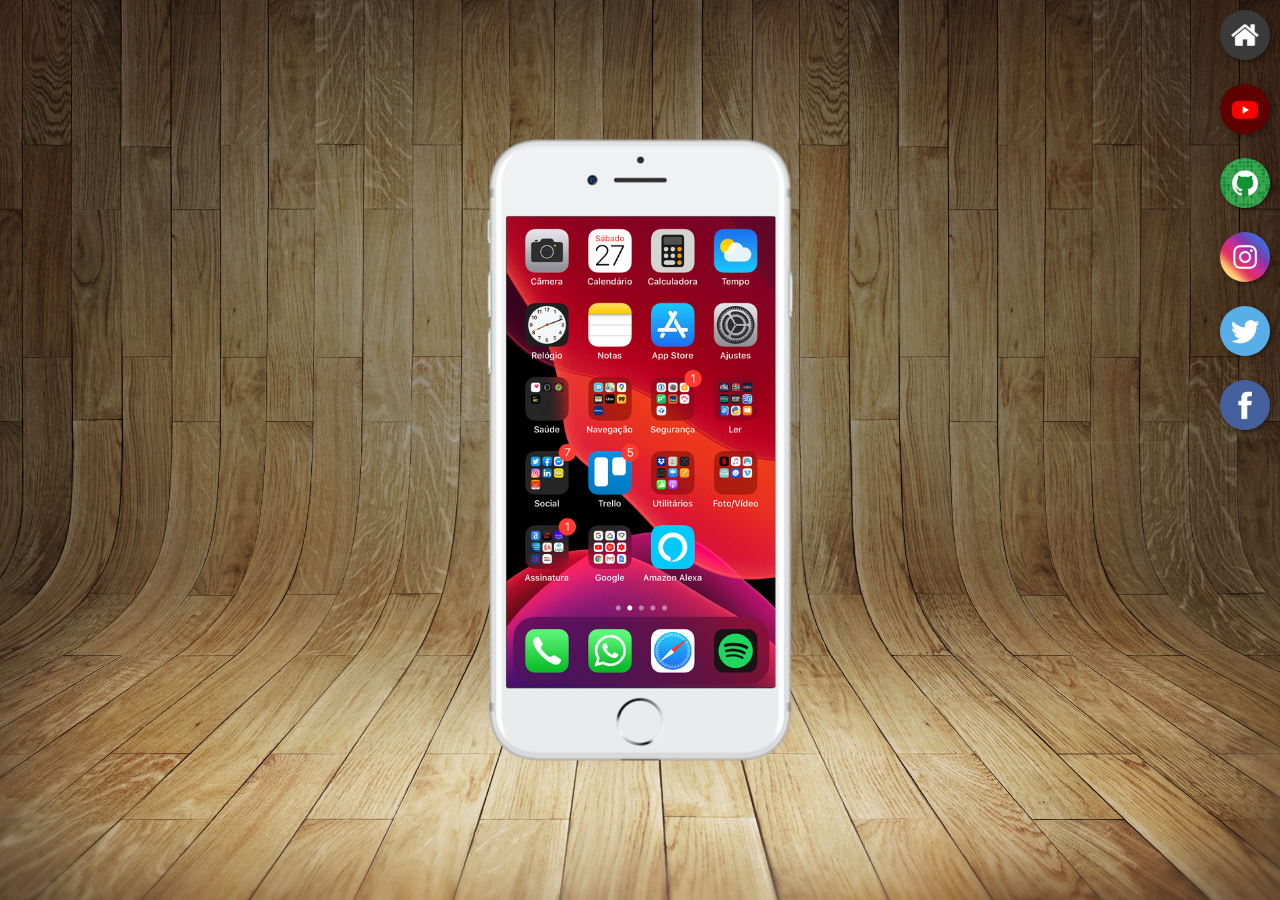
<file: index.html>
<!DOCTYPE html>
<html lang="pt-br">
<head>
    <meta charset="UTF-8">
    <meta name="viewport" content="width=device-width, initial-scale=1.0">
    <link rel="shortcut icon" href="favicon.ico" type="image/x-icon">
    <link rel="stylesheet" href="estilos/style.css">
    <title>Projeto Redes Sociais</title>
</head>
<body>
    <main>
        <section id="telefone">
            <iframe src="home.html" name="tela" id="tela" frameborder="0">
                Seu navegador não é compativel.
            </iframe>
        </section>
        <section id="redes-sociais">
            <a href="home.html" target="tela"><img src="imagens/logo-home.jpg" alt="Home"></a><br>
            <a href="youtube.html" target="tela"><img src="imagens/logo-youtube.jpg" alt="YouTube"></a><br>
            <a href="github.html" target="tela"><img src="imagens/logo-github.jpg" alt="GitHub"></a><br>
            <a href="instagram.html" target="tela"><img src="imagens/logo-instagram.jpg" alt="Instagram"></a><br>
            <a href="twitter.html" target="tela"><img src="imagens/logo-twitter.jpg" alt="twitter"></a><br>
            <a href="facebook.html" target="tela"><img src="imagens/logo-facebook.jpg" alt="Facebook"></a>
        </section>
    </main>  
</body>
</html>
</file>
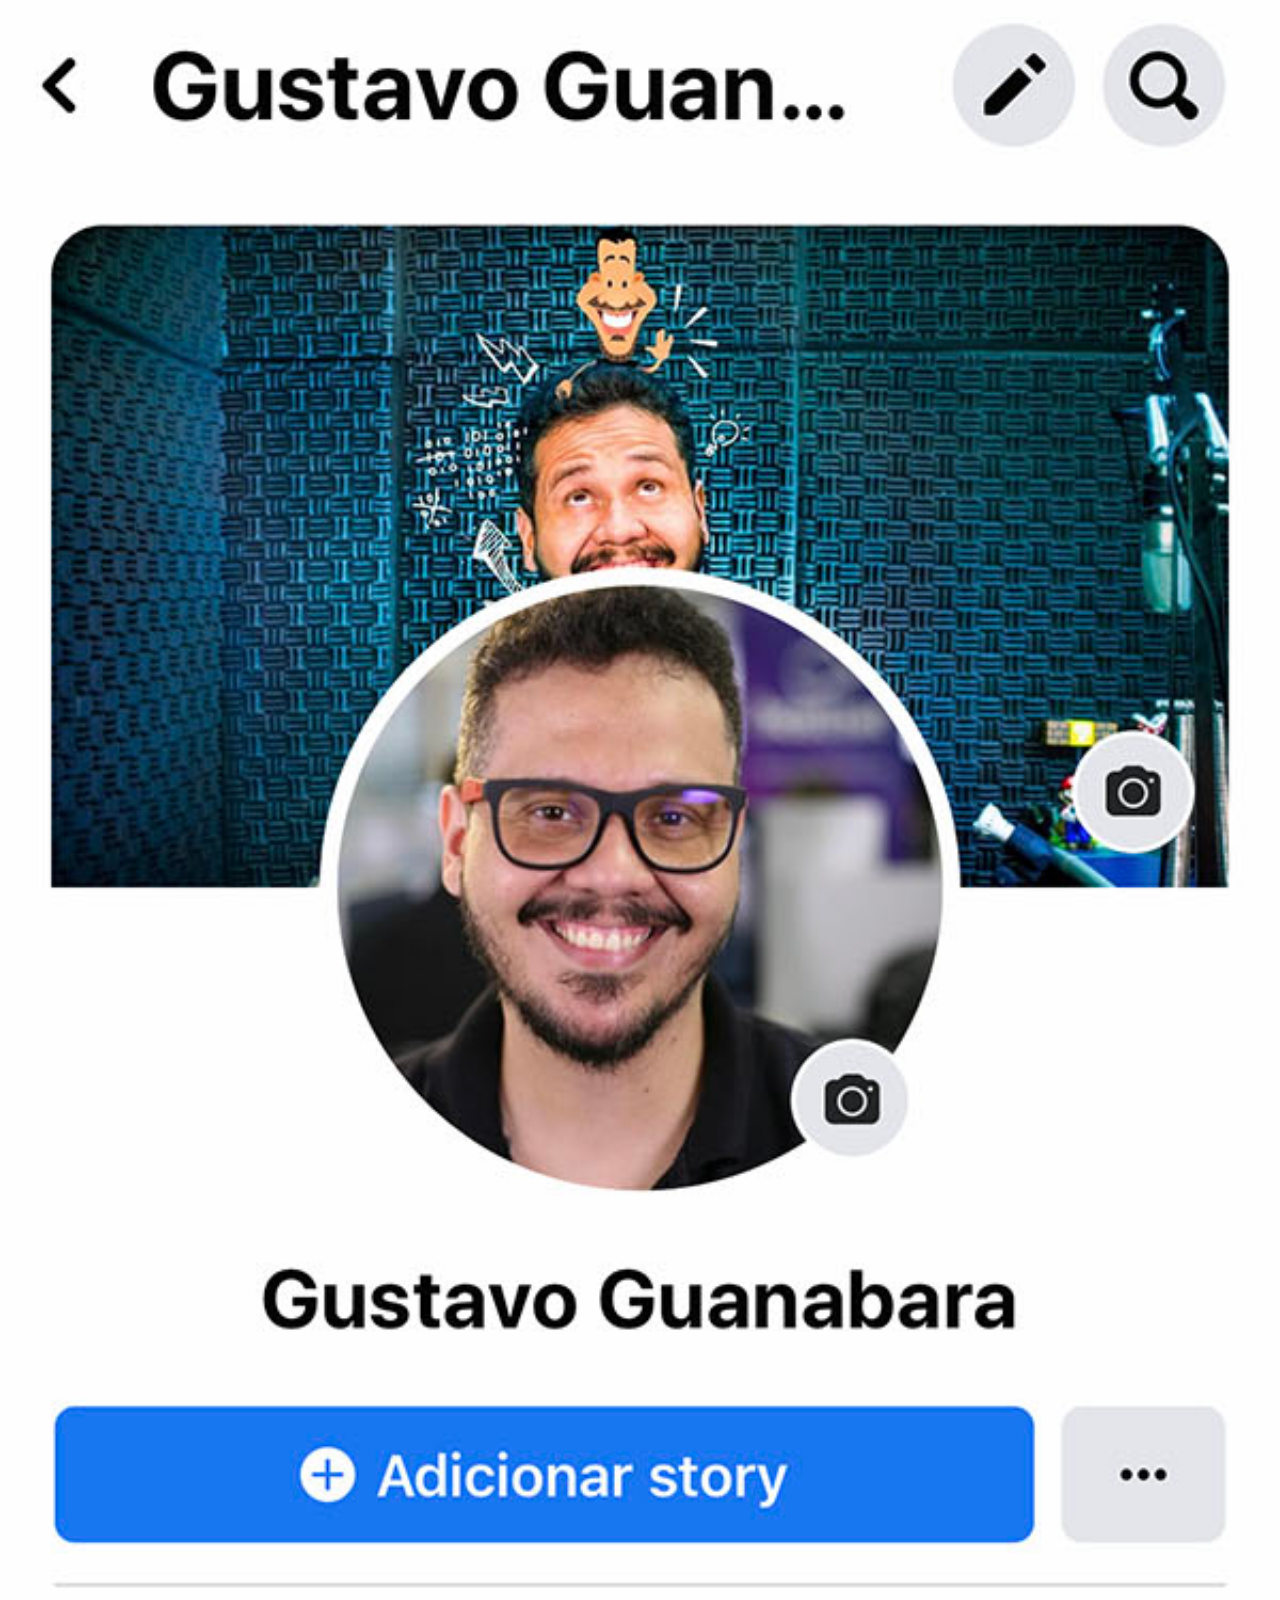
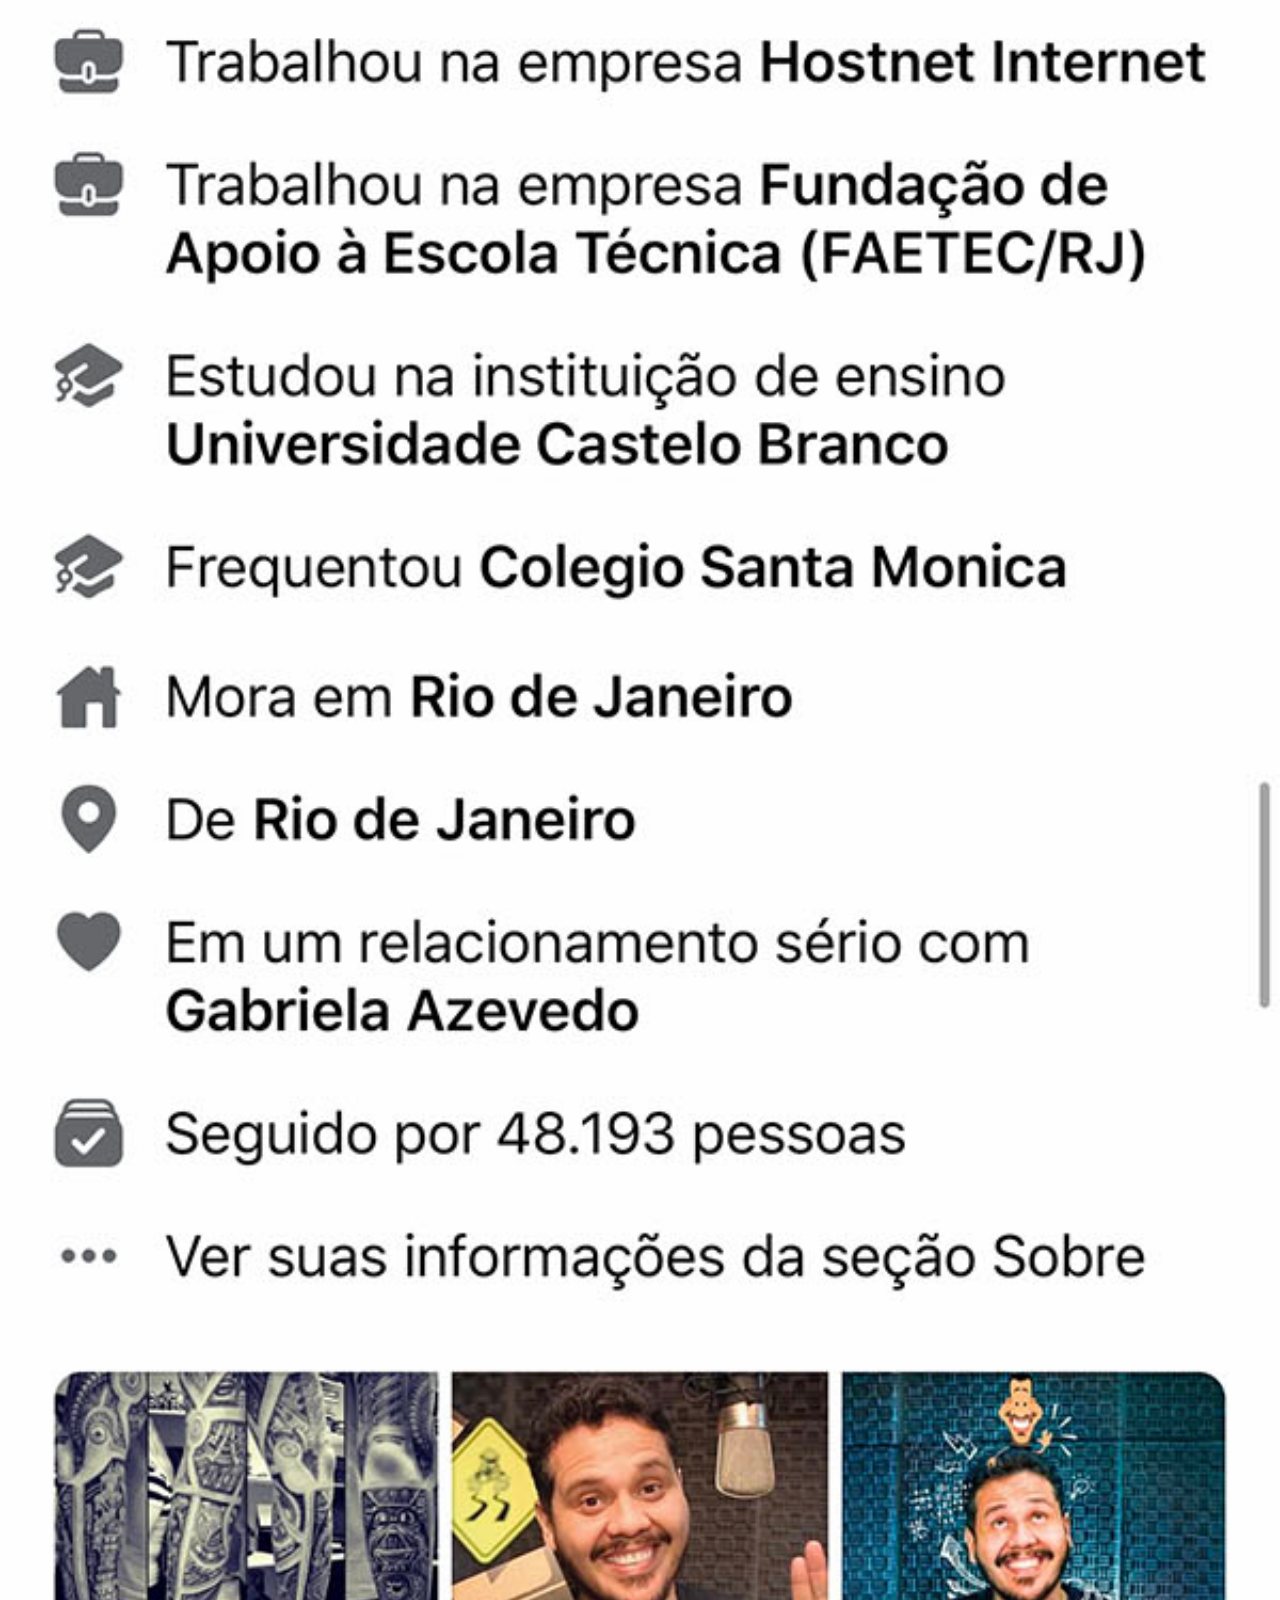
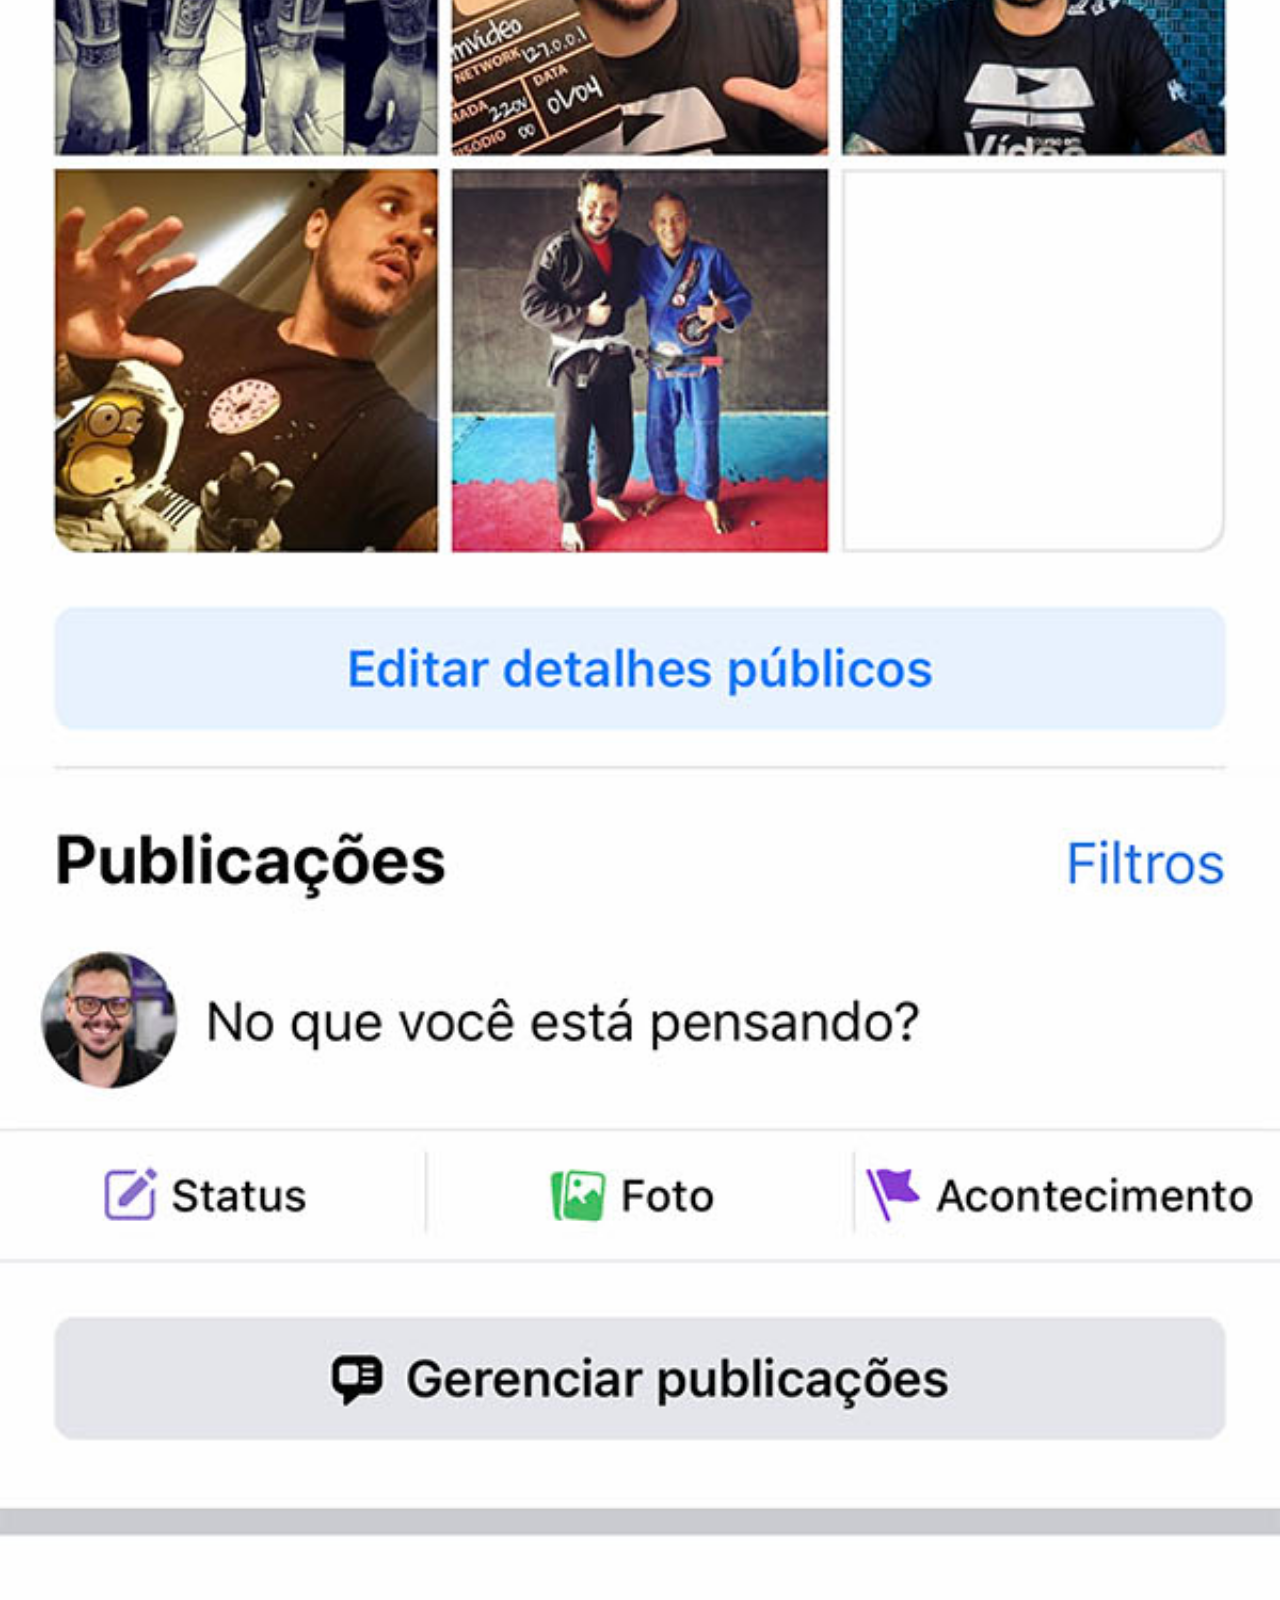
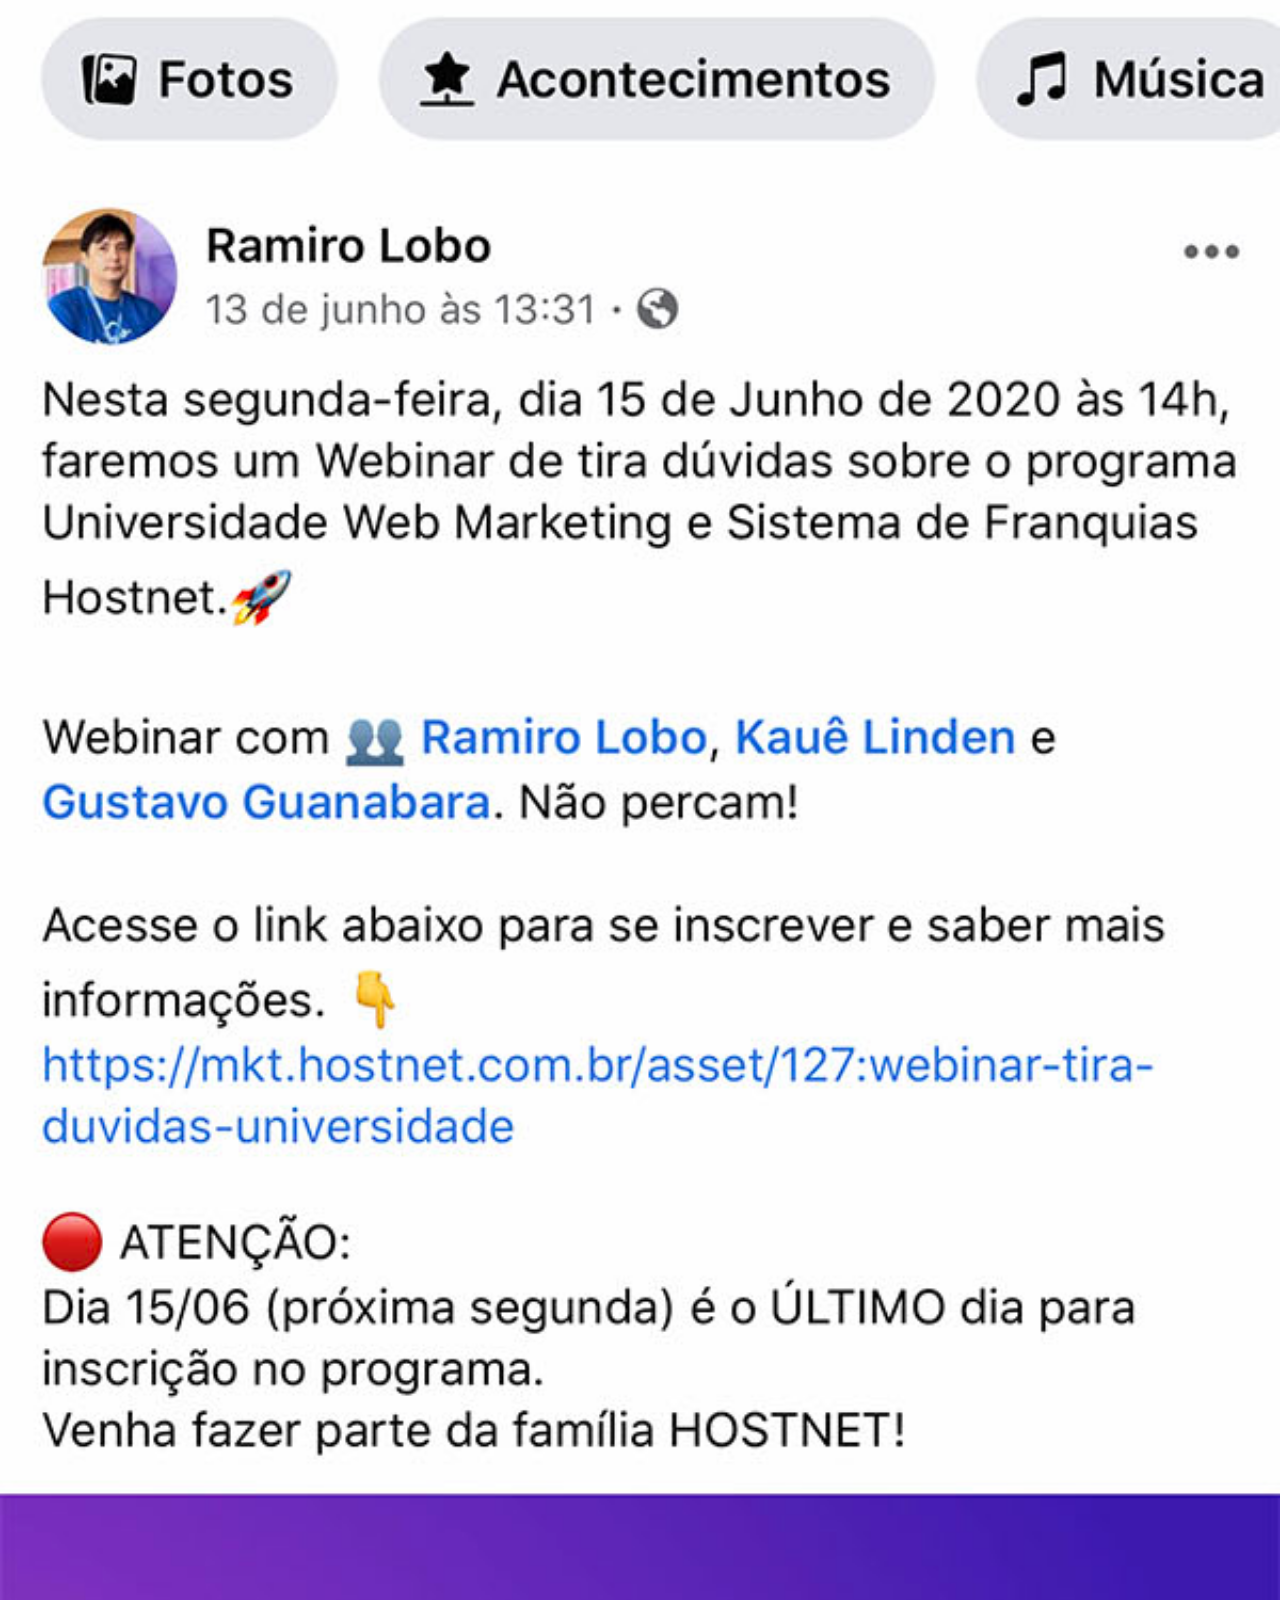
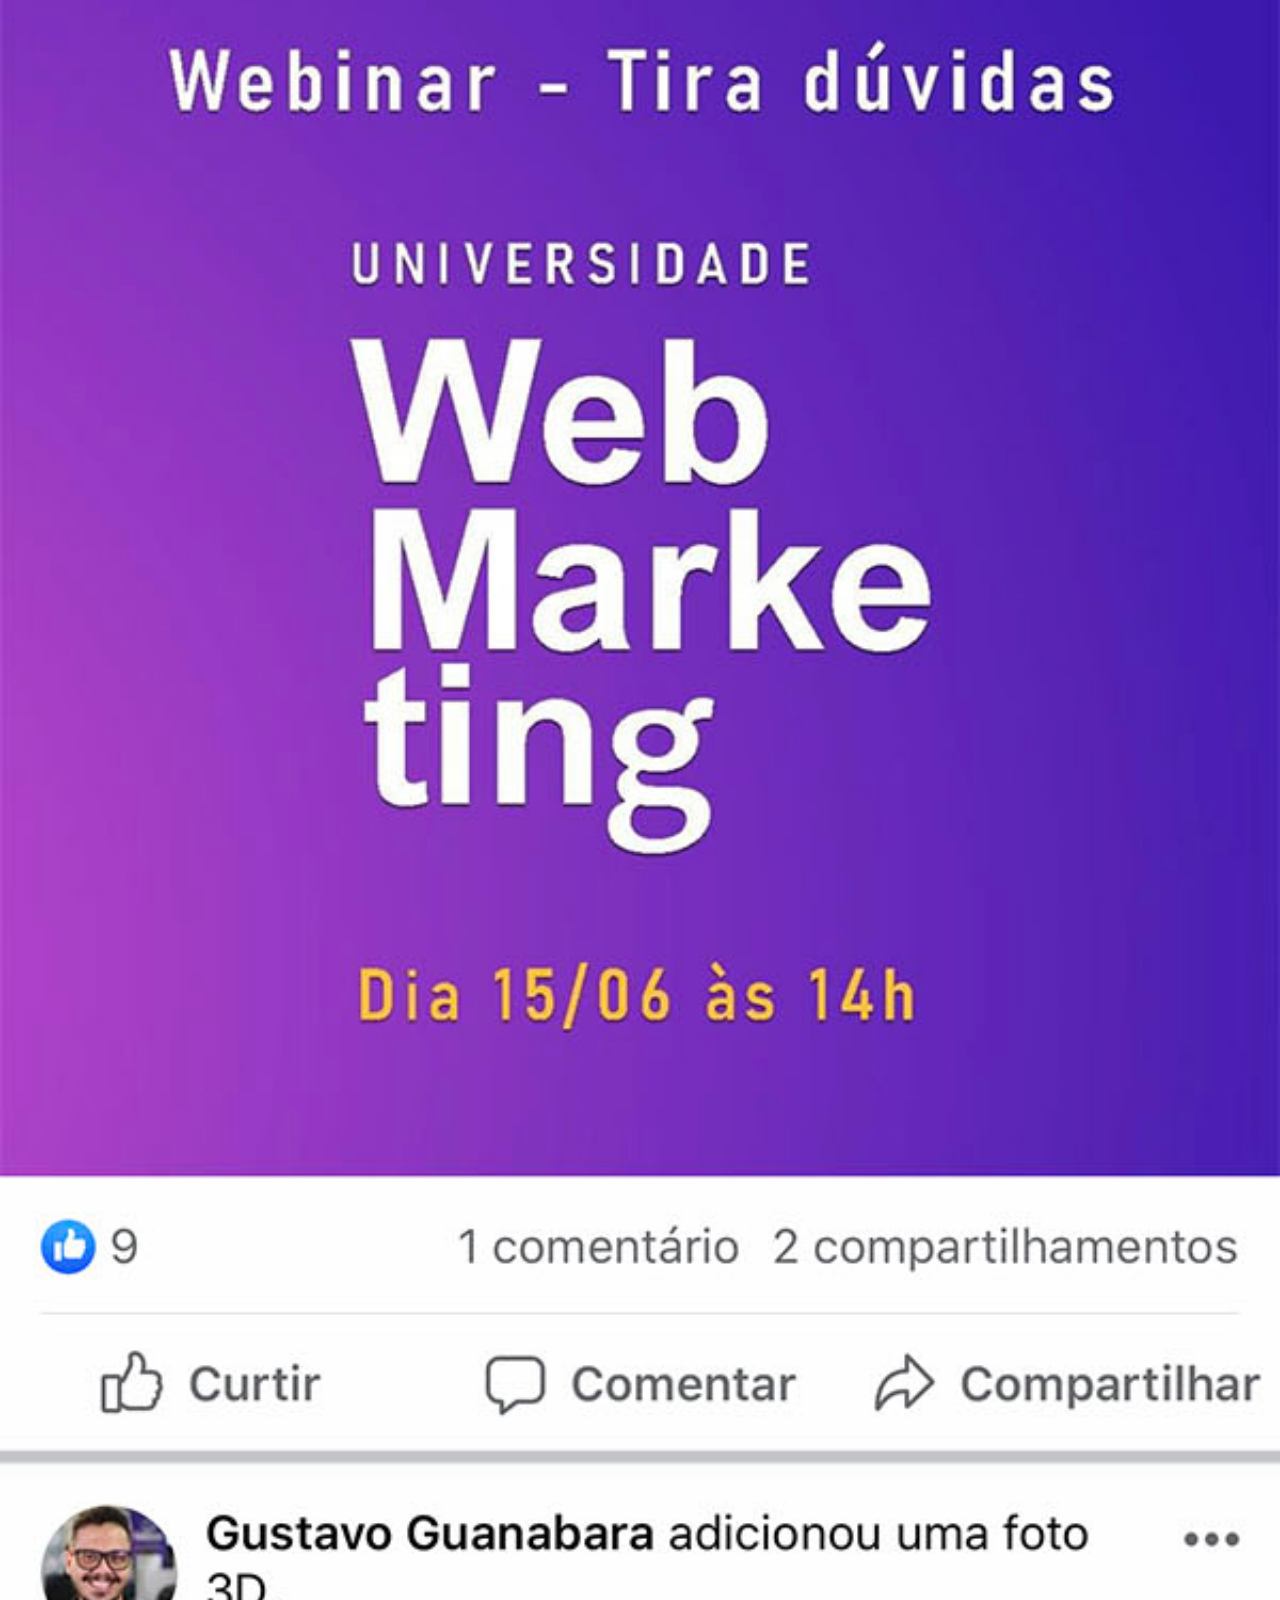
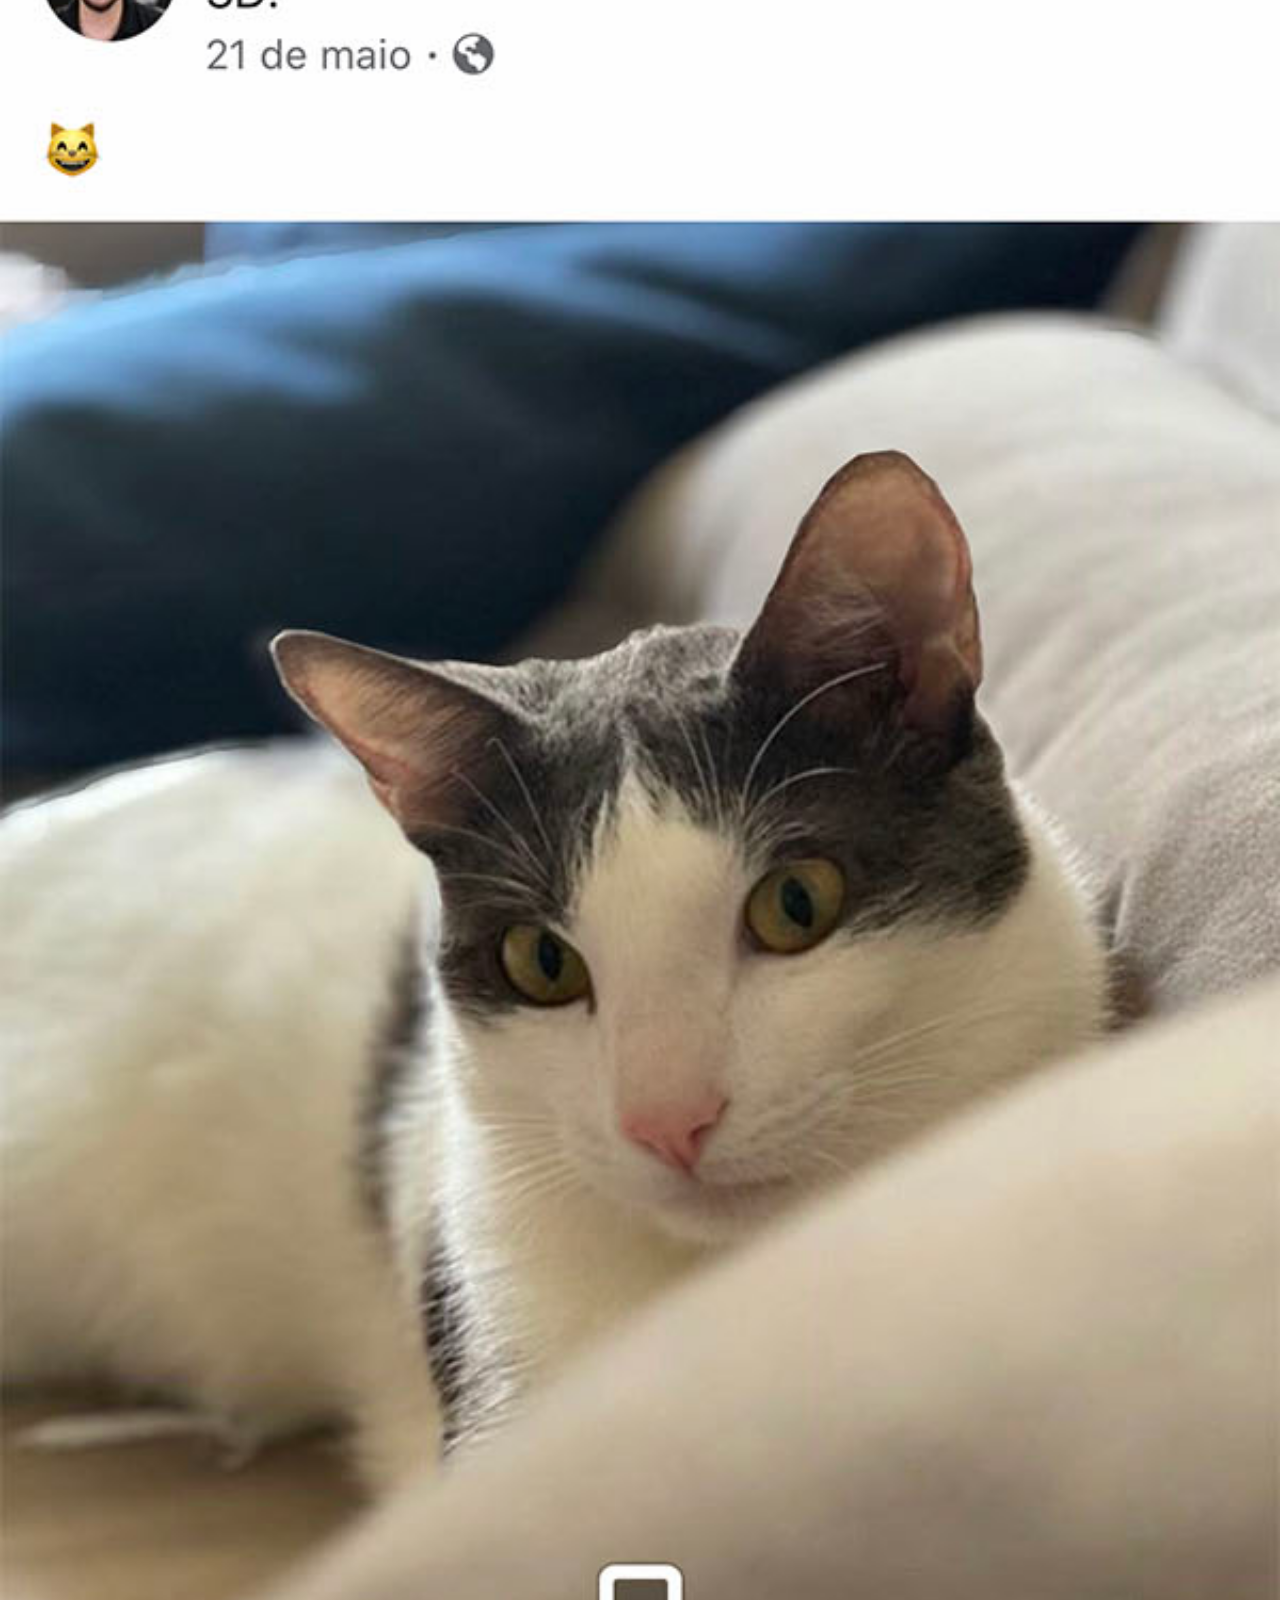
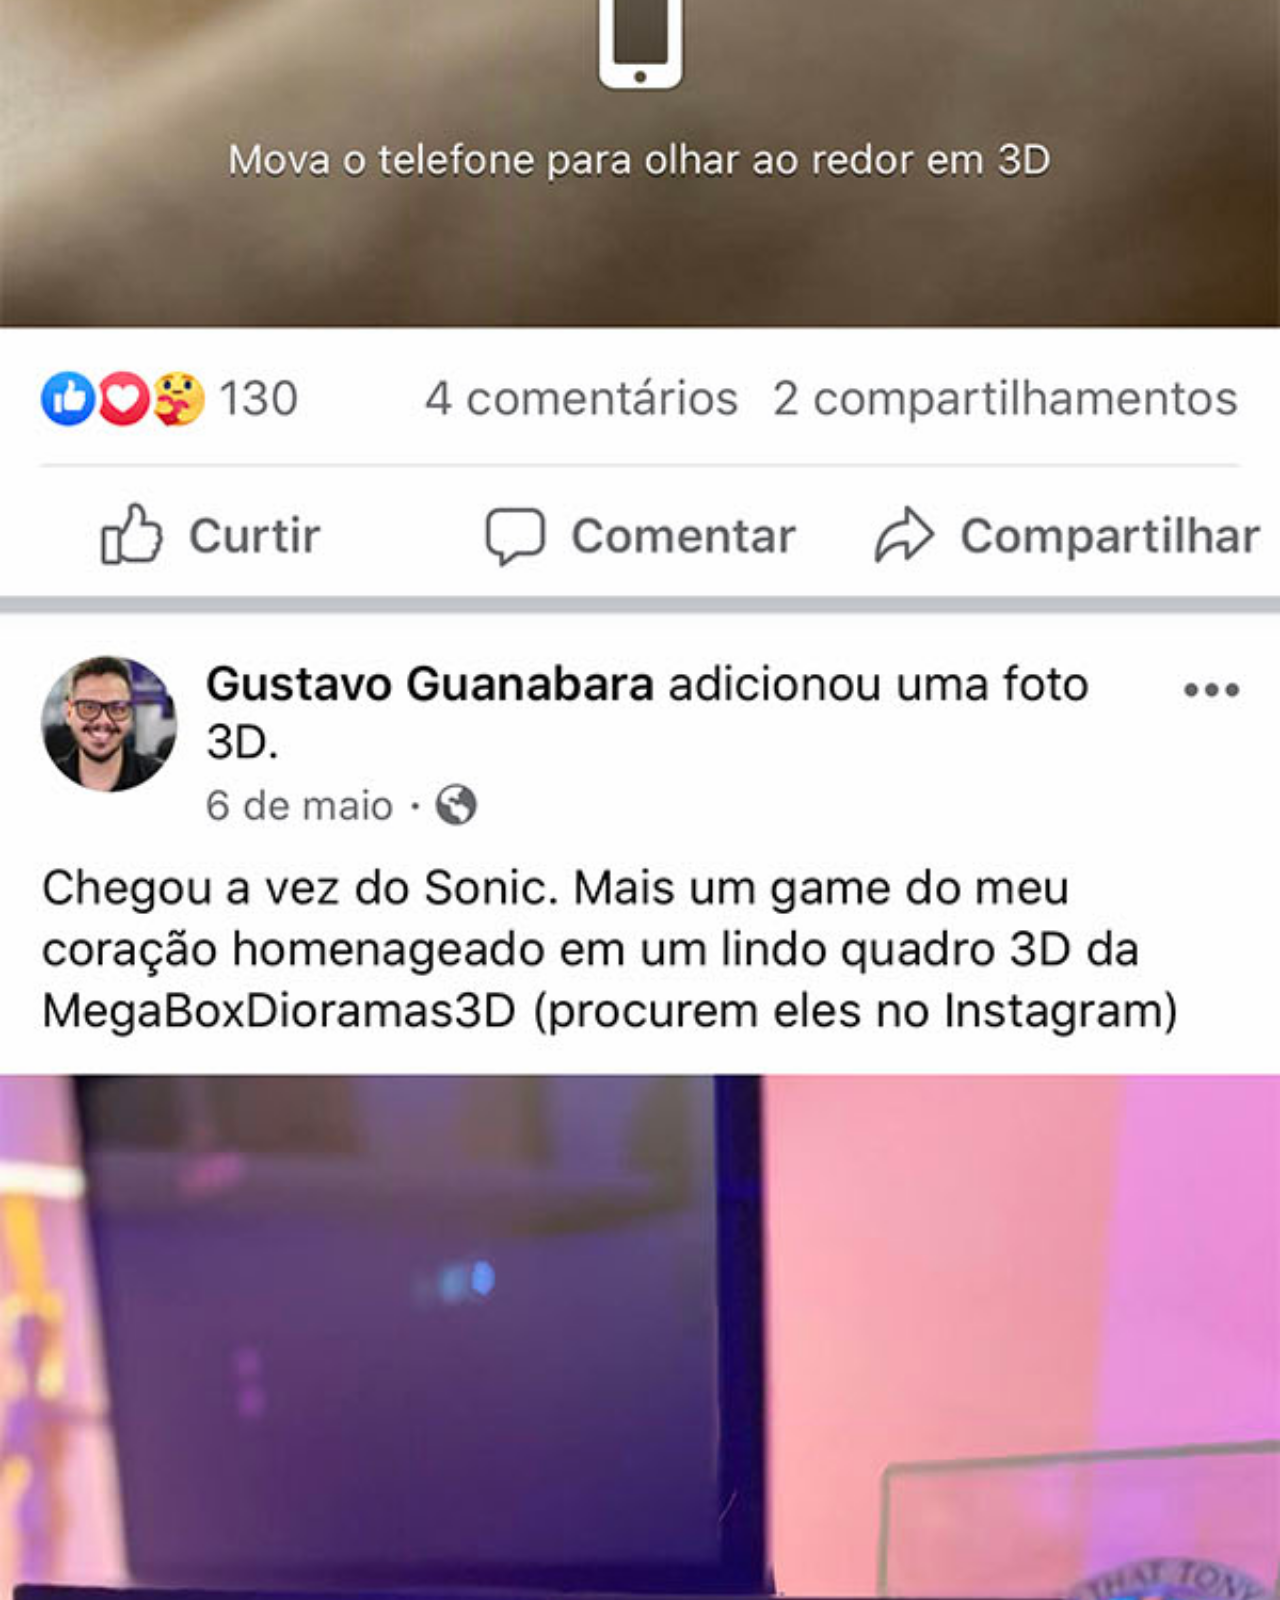
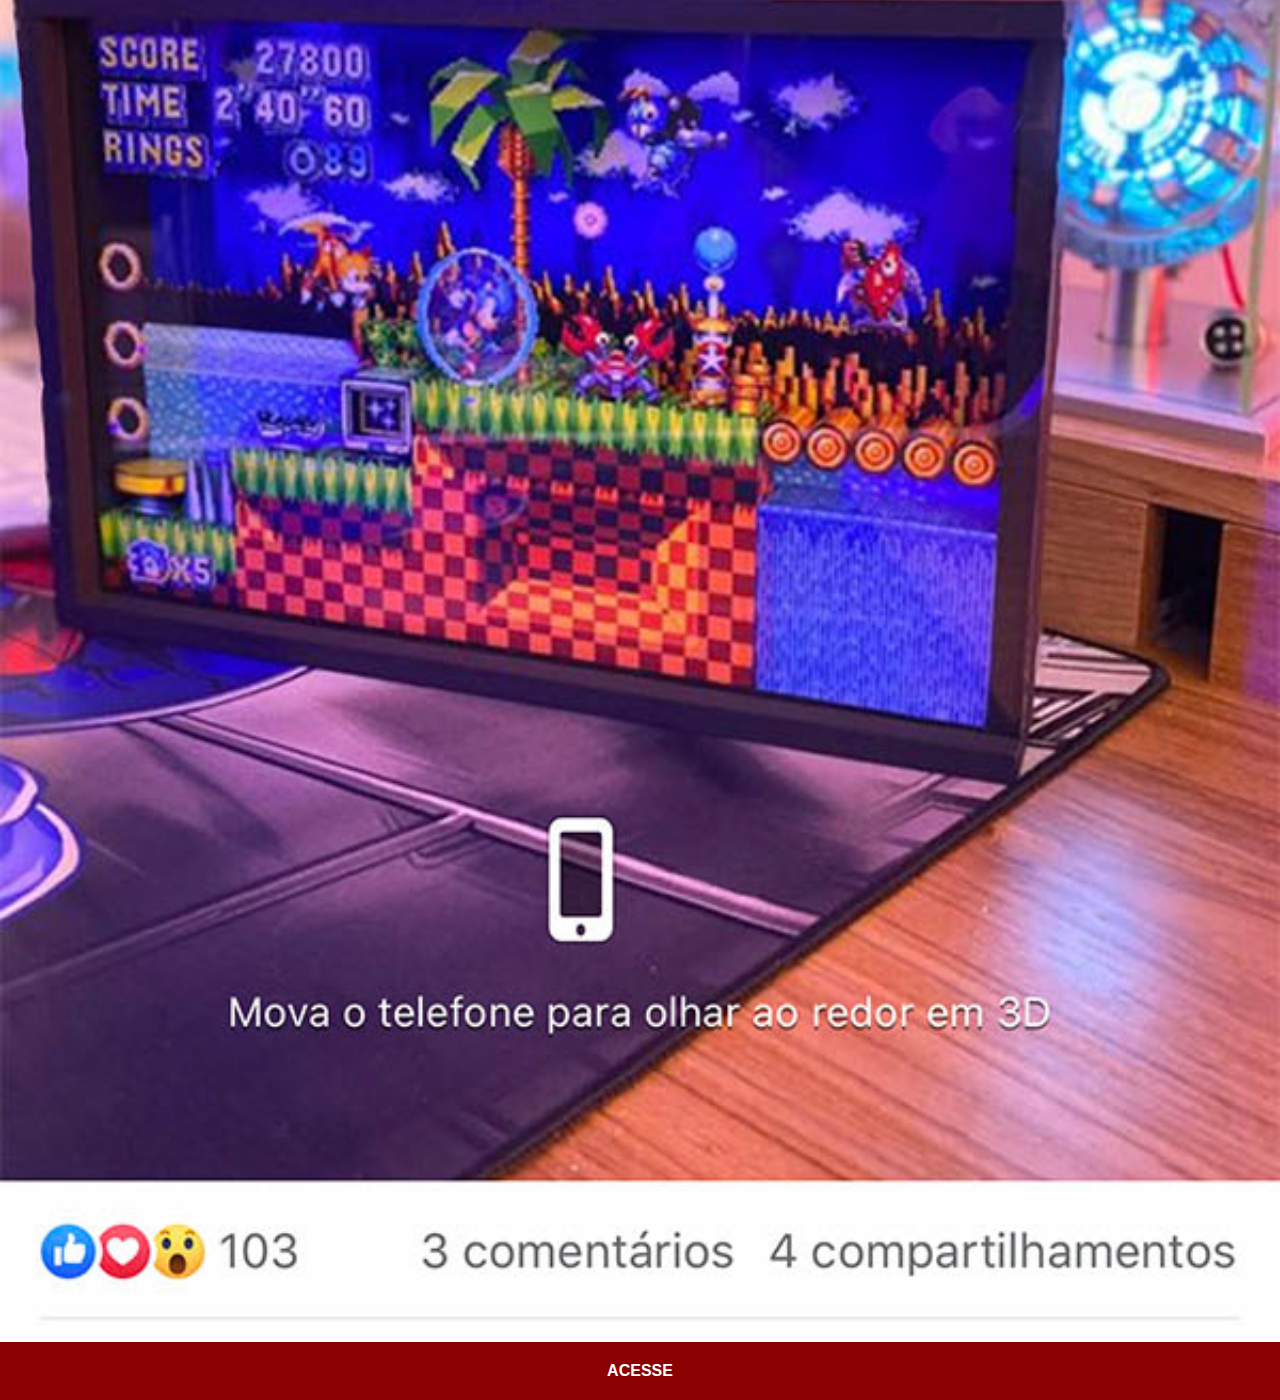
<file: facebook.html>
<!DOCTYPE html>
<html lang="pt-br">
<head>
    <meta charset="UTF-8">
    <meta name="viewport" content="width=device-width, initial-scale=1.0">
    <title>Facebook</title>
    <link rel="stylesheet" href="estilos/social.css">
</head>
<body>
    <img src="imagens/tela-facebook.jpg" alt="Facebook">
    <a href="https://www.facebook.com/gustavoguanabara" target="_blank">ACESSE</a>
</body>
</html>
</file>
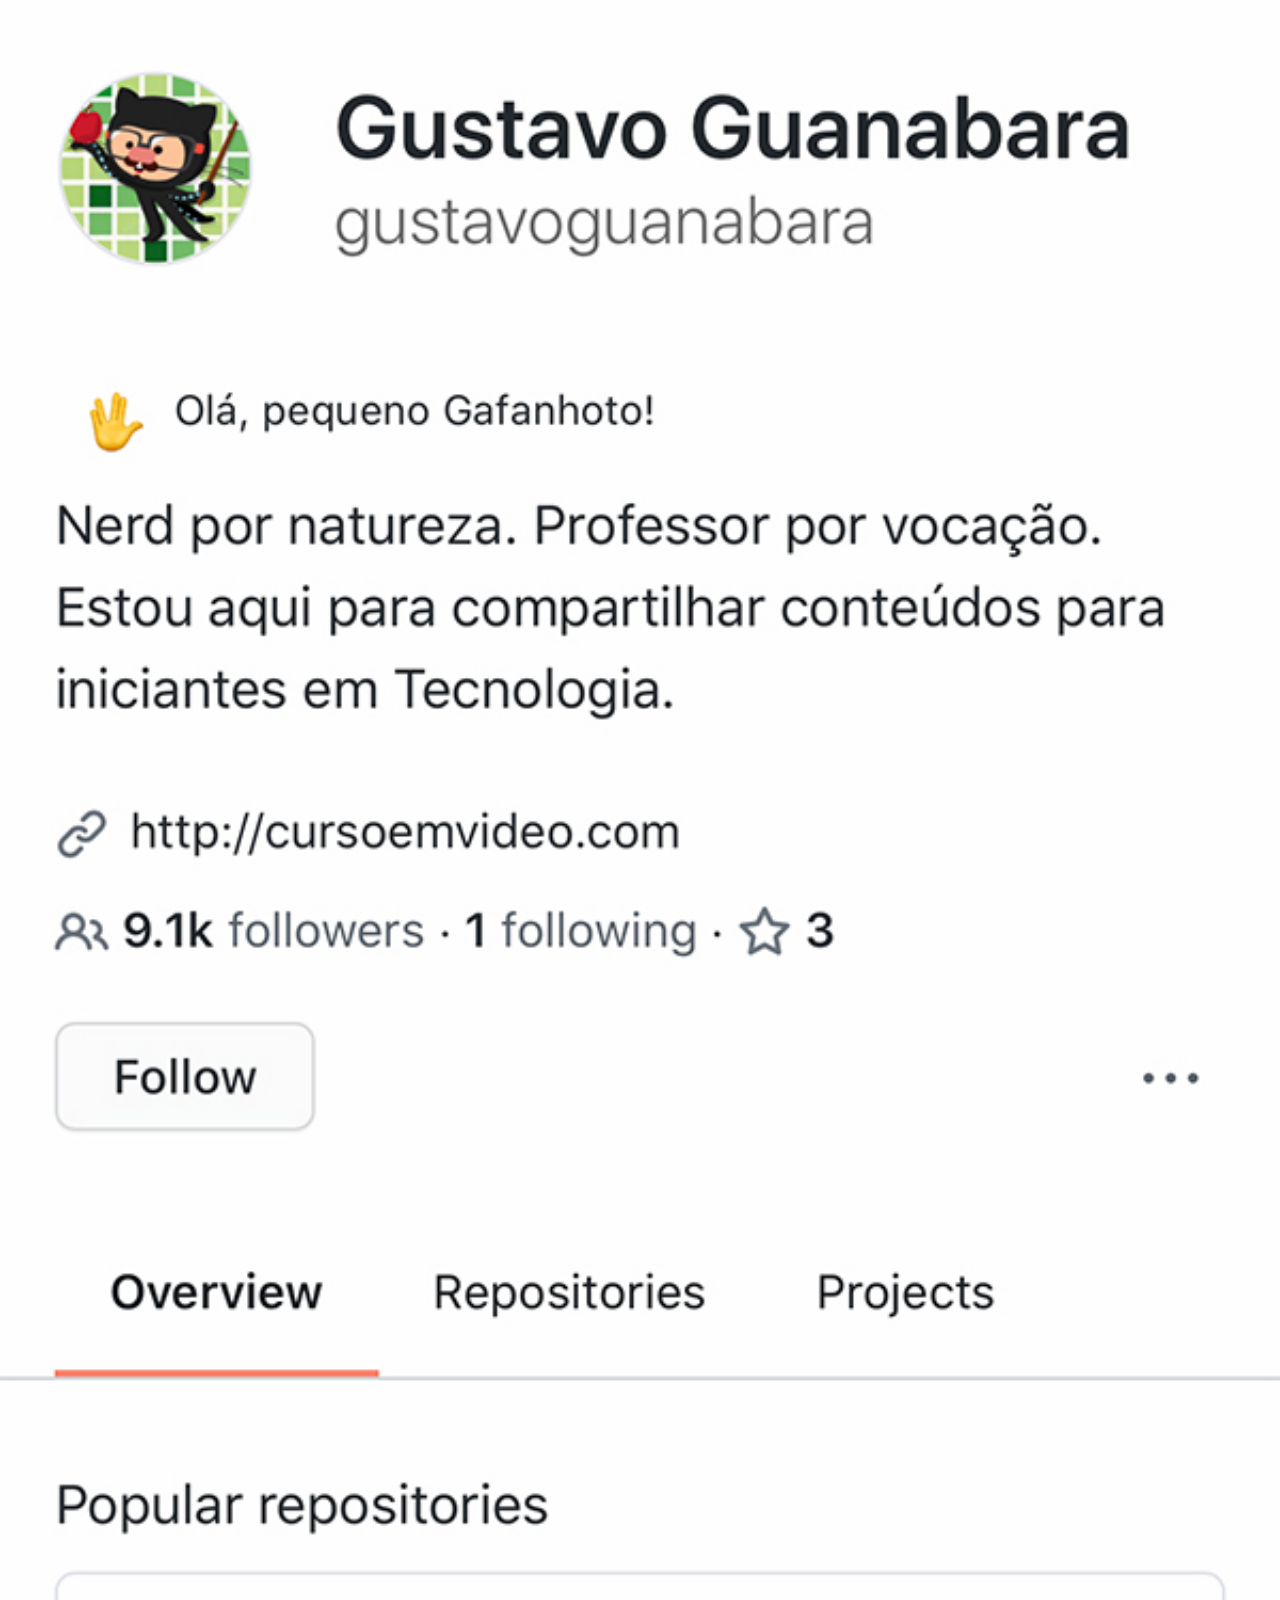
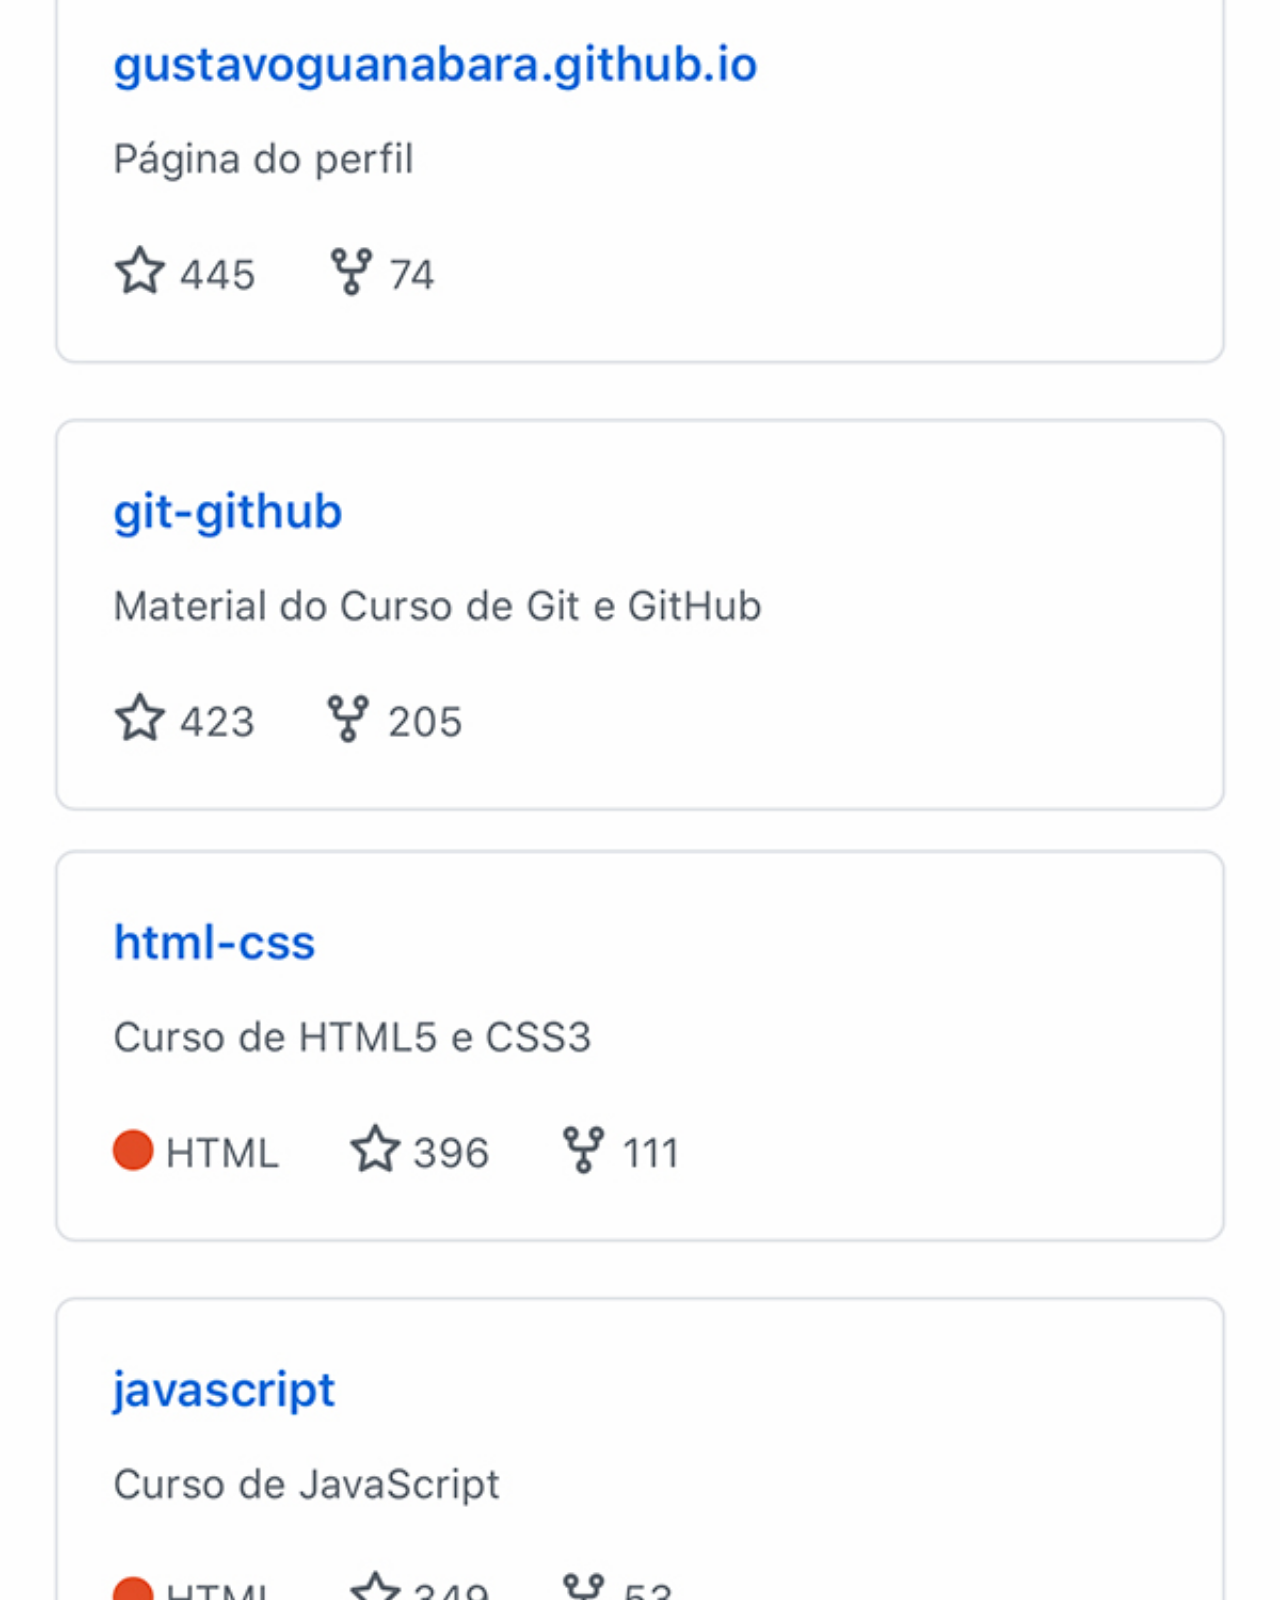
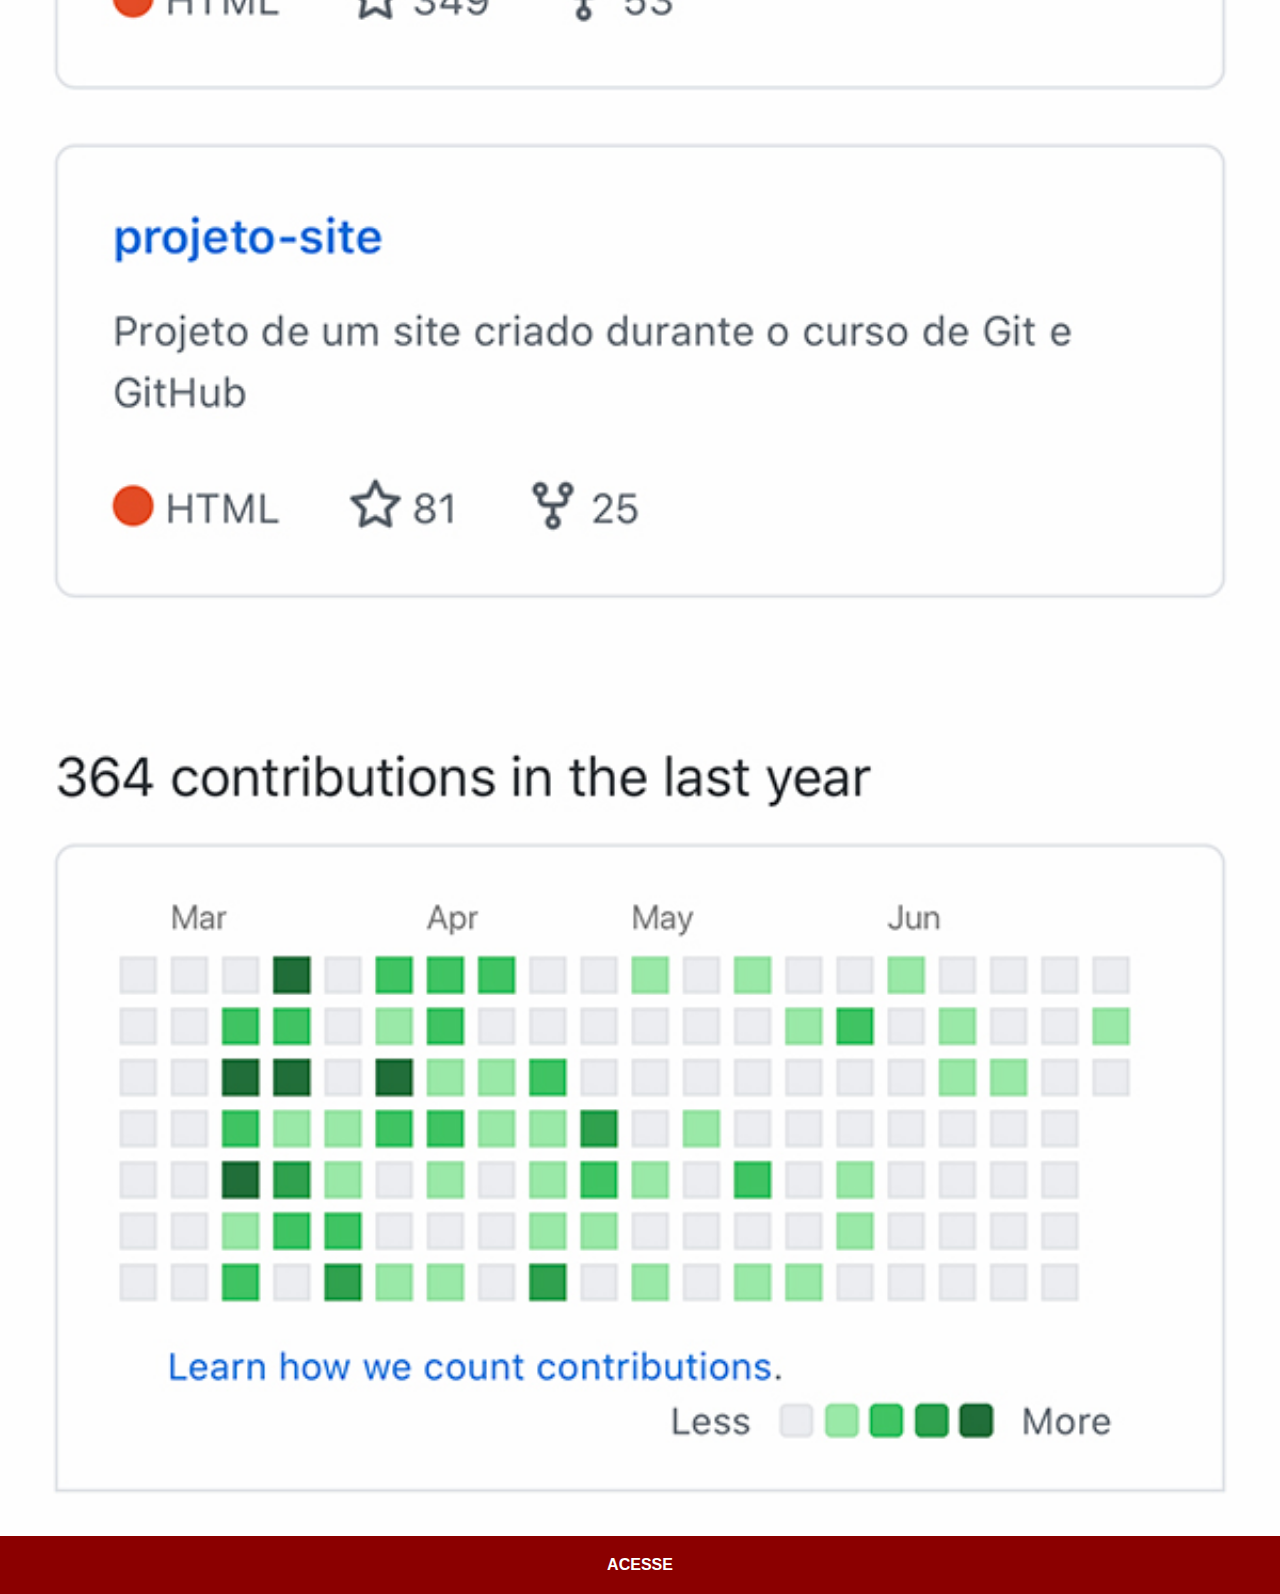
<file: github.html>
<!DOCTYPE html>
<html lang="pt-br">
<head>
    <meta charset="UTF-8">
    <meta name="viewport" content="width=device-width, initial-scale=1.0">
    <title>GitHub</title>
    <link rel="stylesheet" href="estilos/social.css">
</head>
<body>
    <img src="imagens/tela-github.jpg" alt="GitHub">
    <a href="https://github.com/gustavoguanabara/" target="_blank">ACESSE</a>   
</body>
</html>
</file>
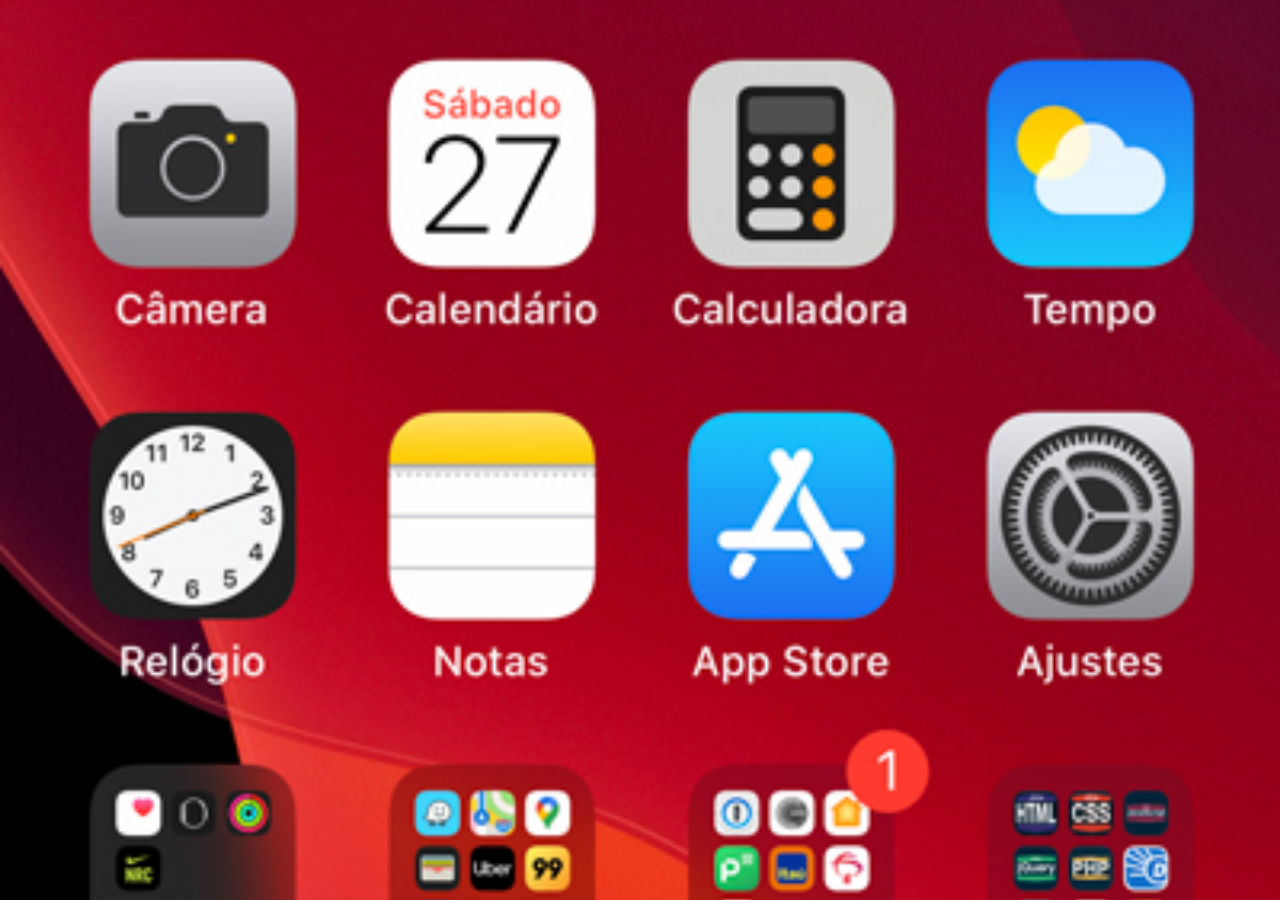
<file: home.html>
<!DOCTYPE html>
<html lang="pt-br">
<head>
    <meta charset="UTF-8">
    <meta name="viewport" content="width=device-width, initial-scale=1.0">
    <title>Home</title>
</head>
<style>
    * {
        margin: 0px;
        padding: 0px;
    }

    body {
        width: 100vw;
        height: 100vh;
        background: black url('imagens/tela-home.jpg') no-repeat top center;
        background-size: cover;
    }
</style>
<body>
    
</body>
</html>
</file>
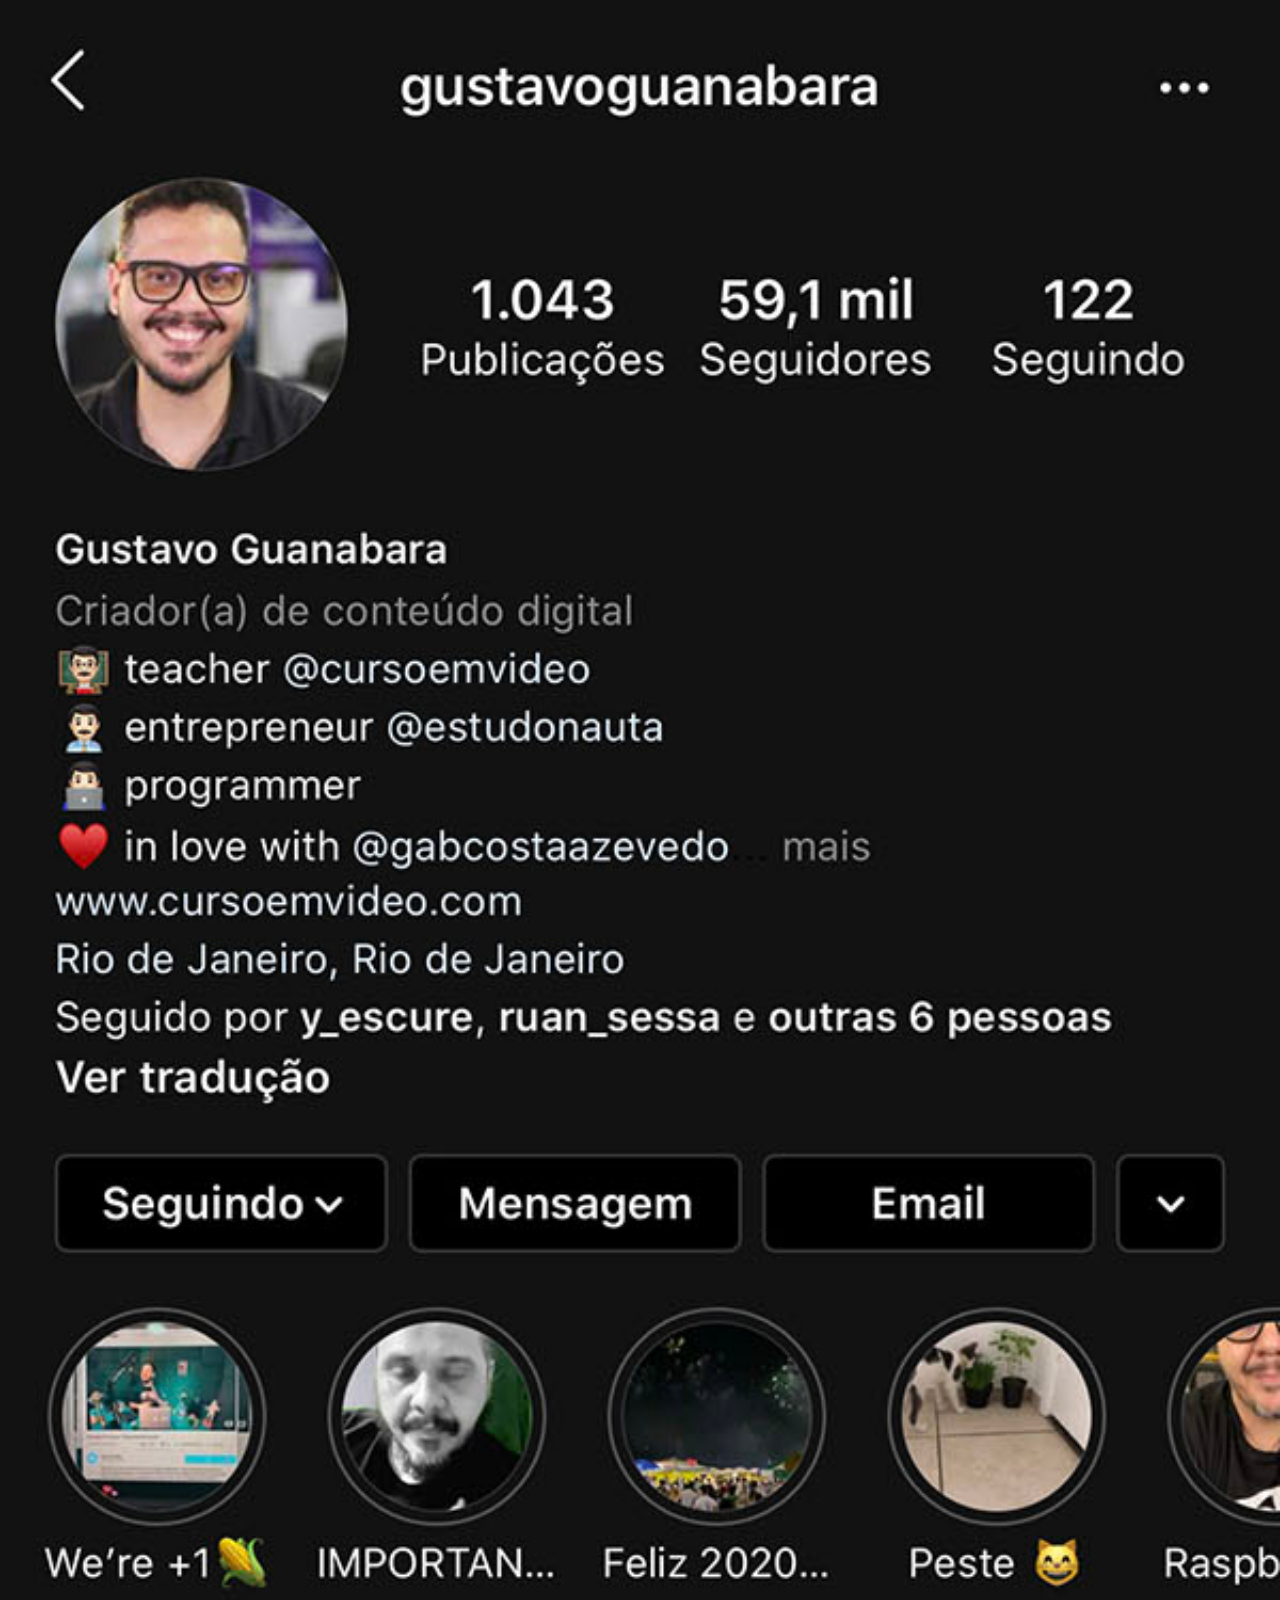
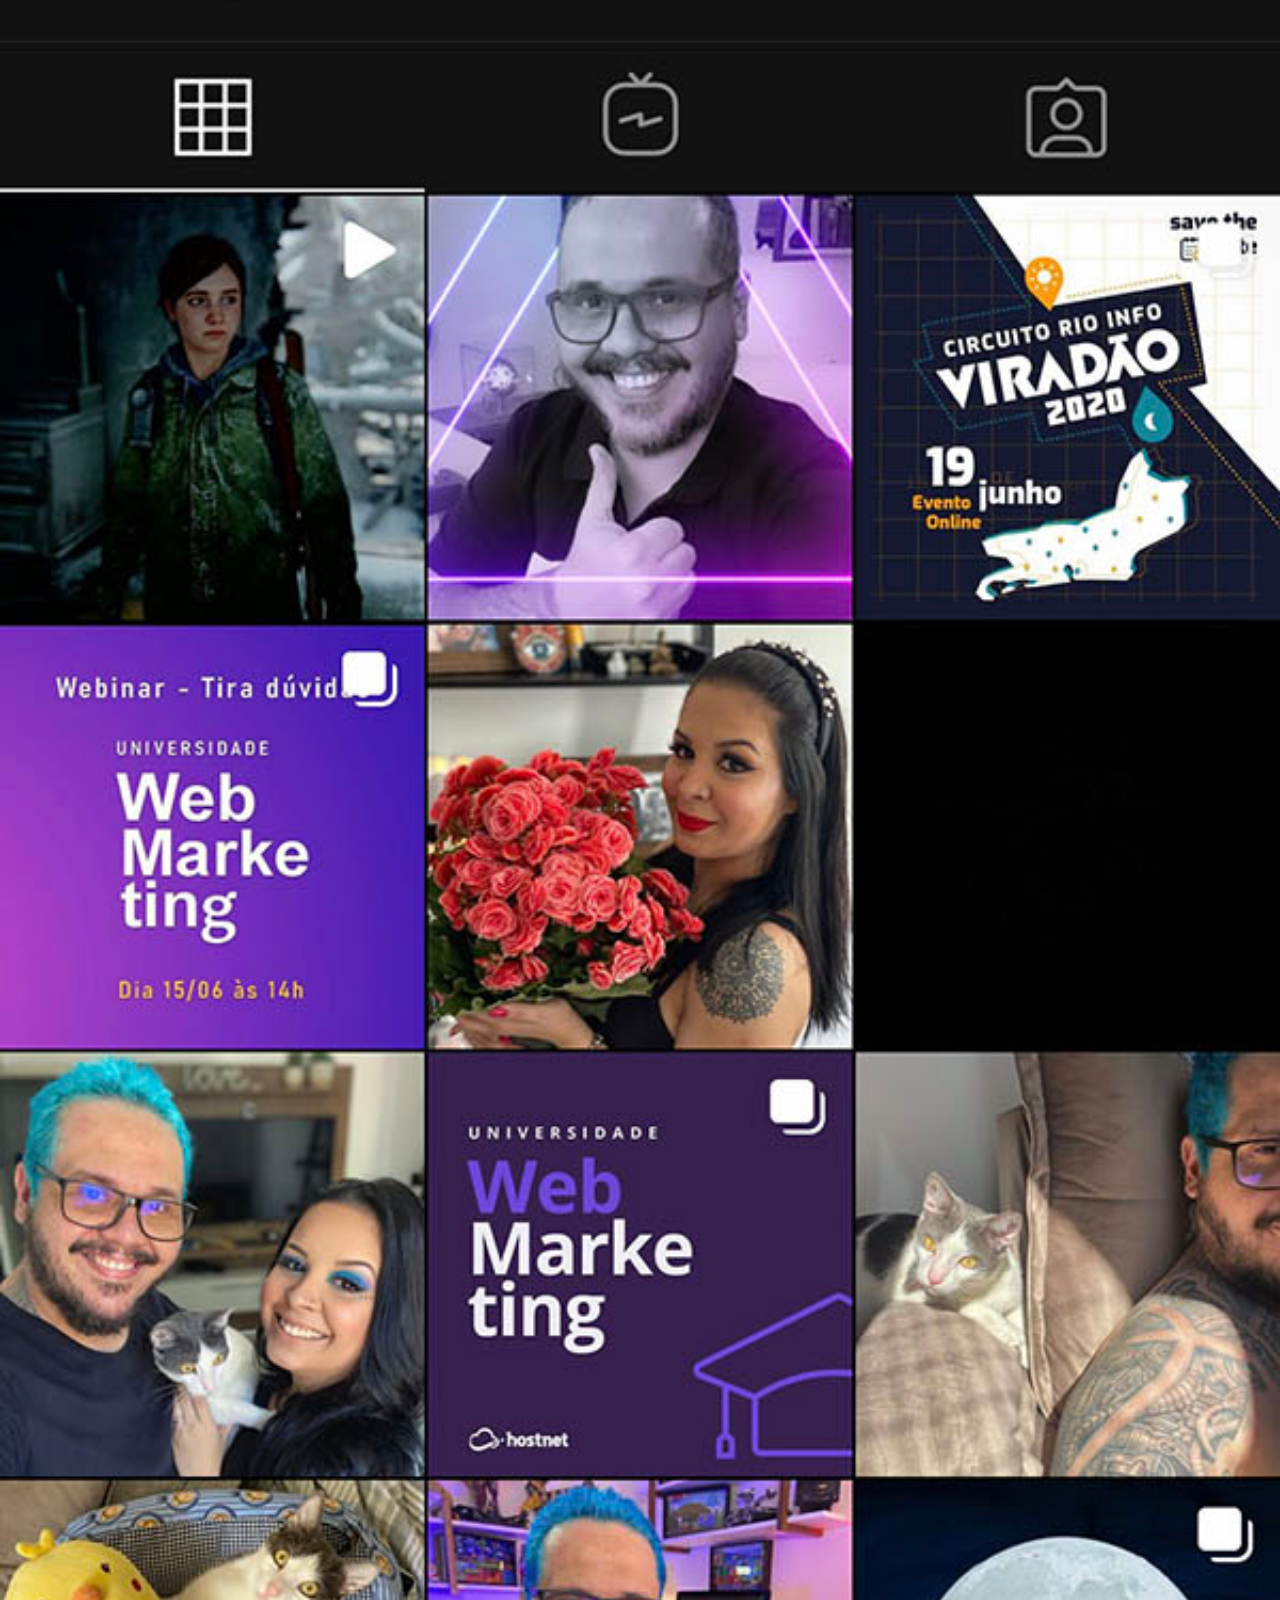
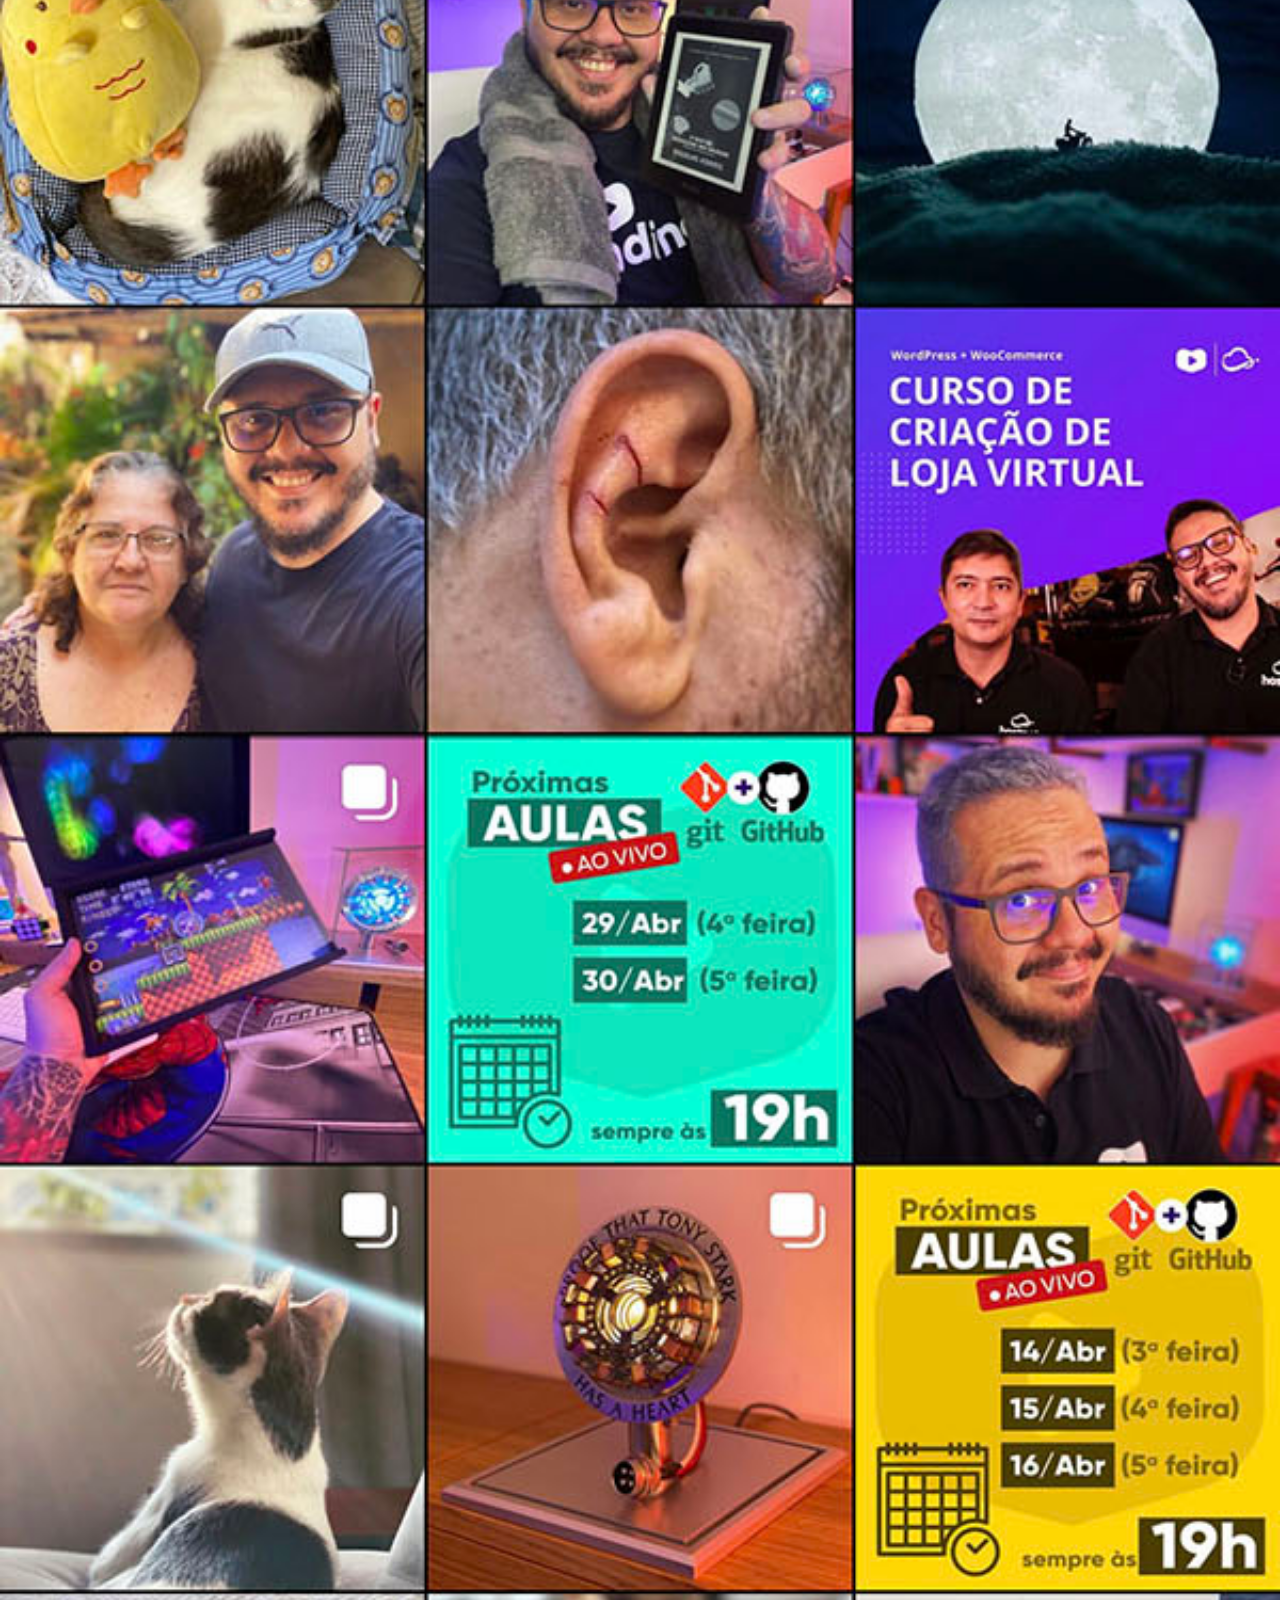
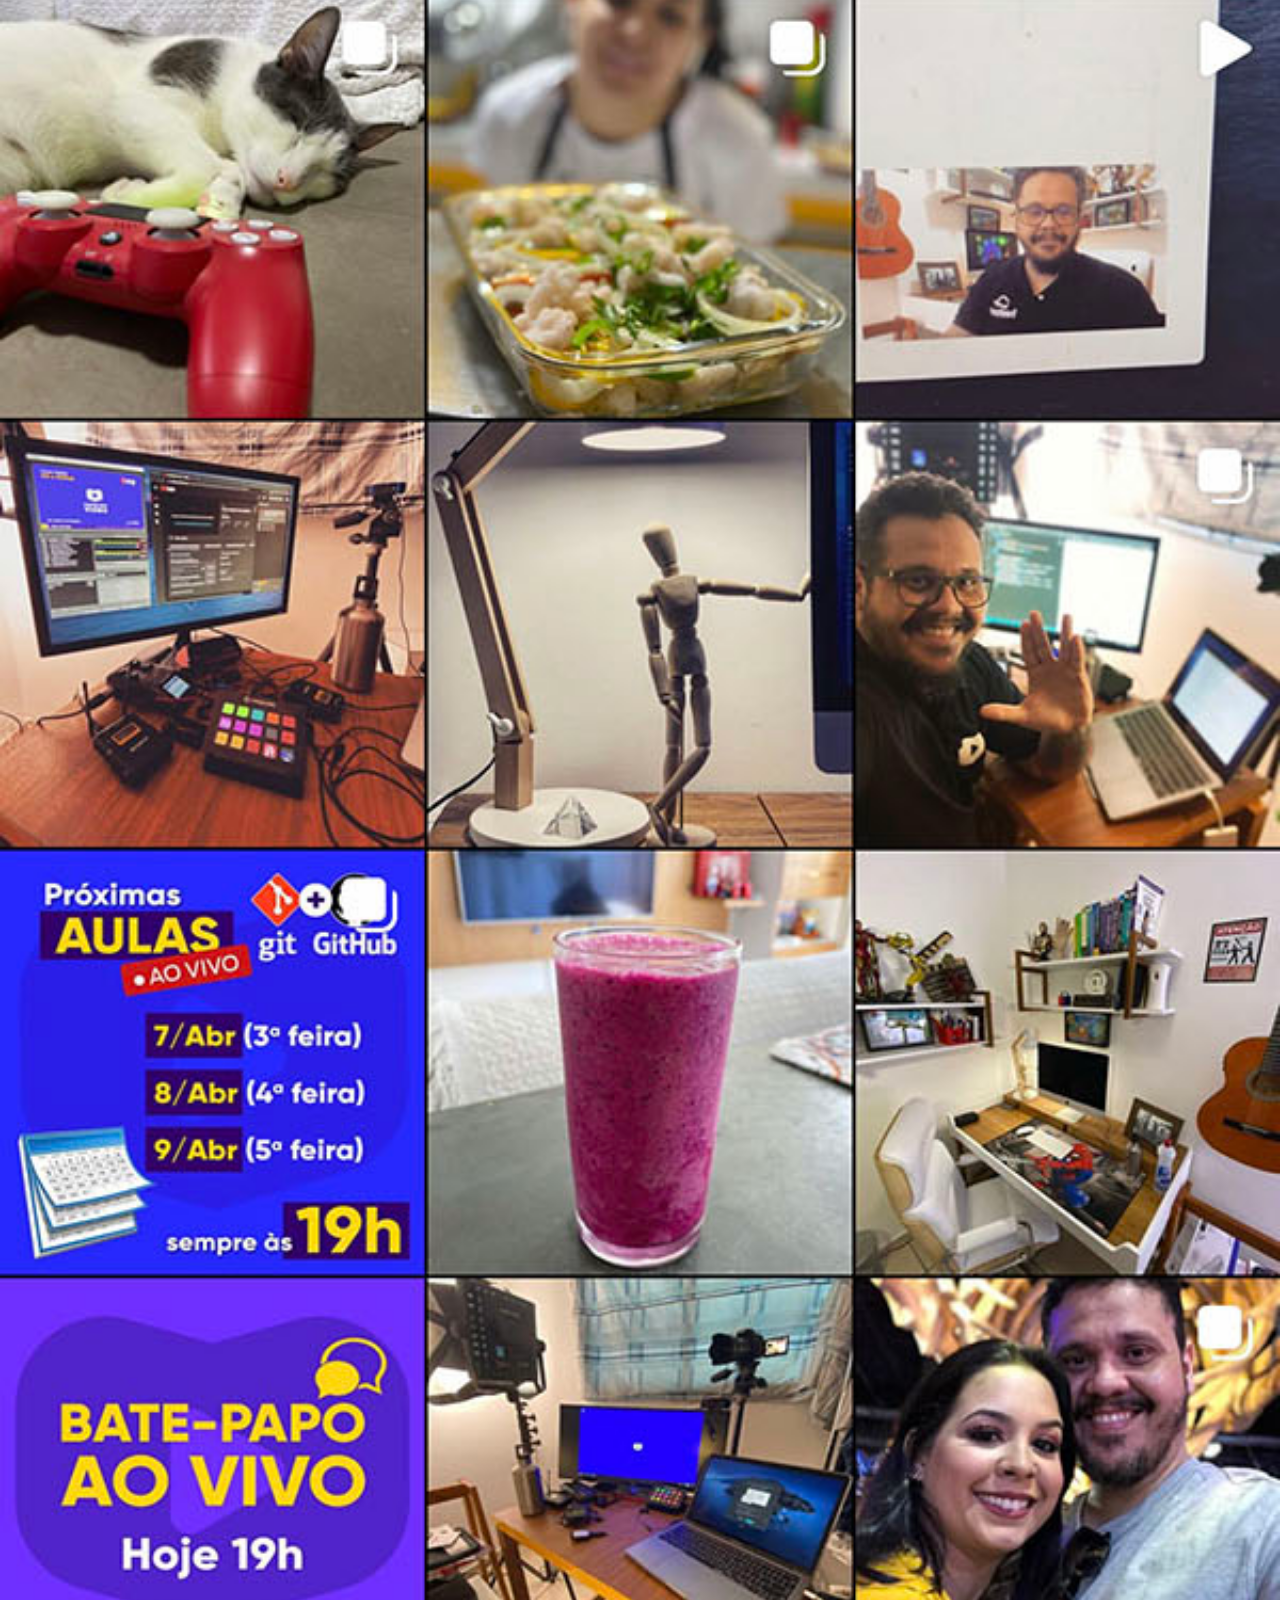
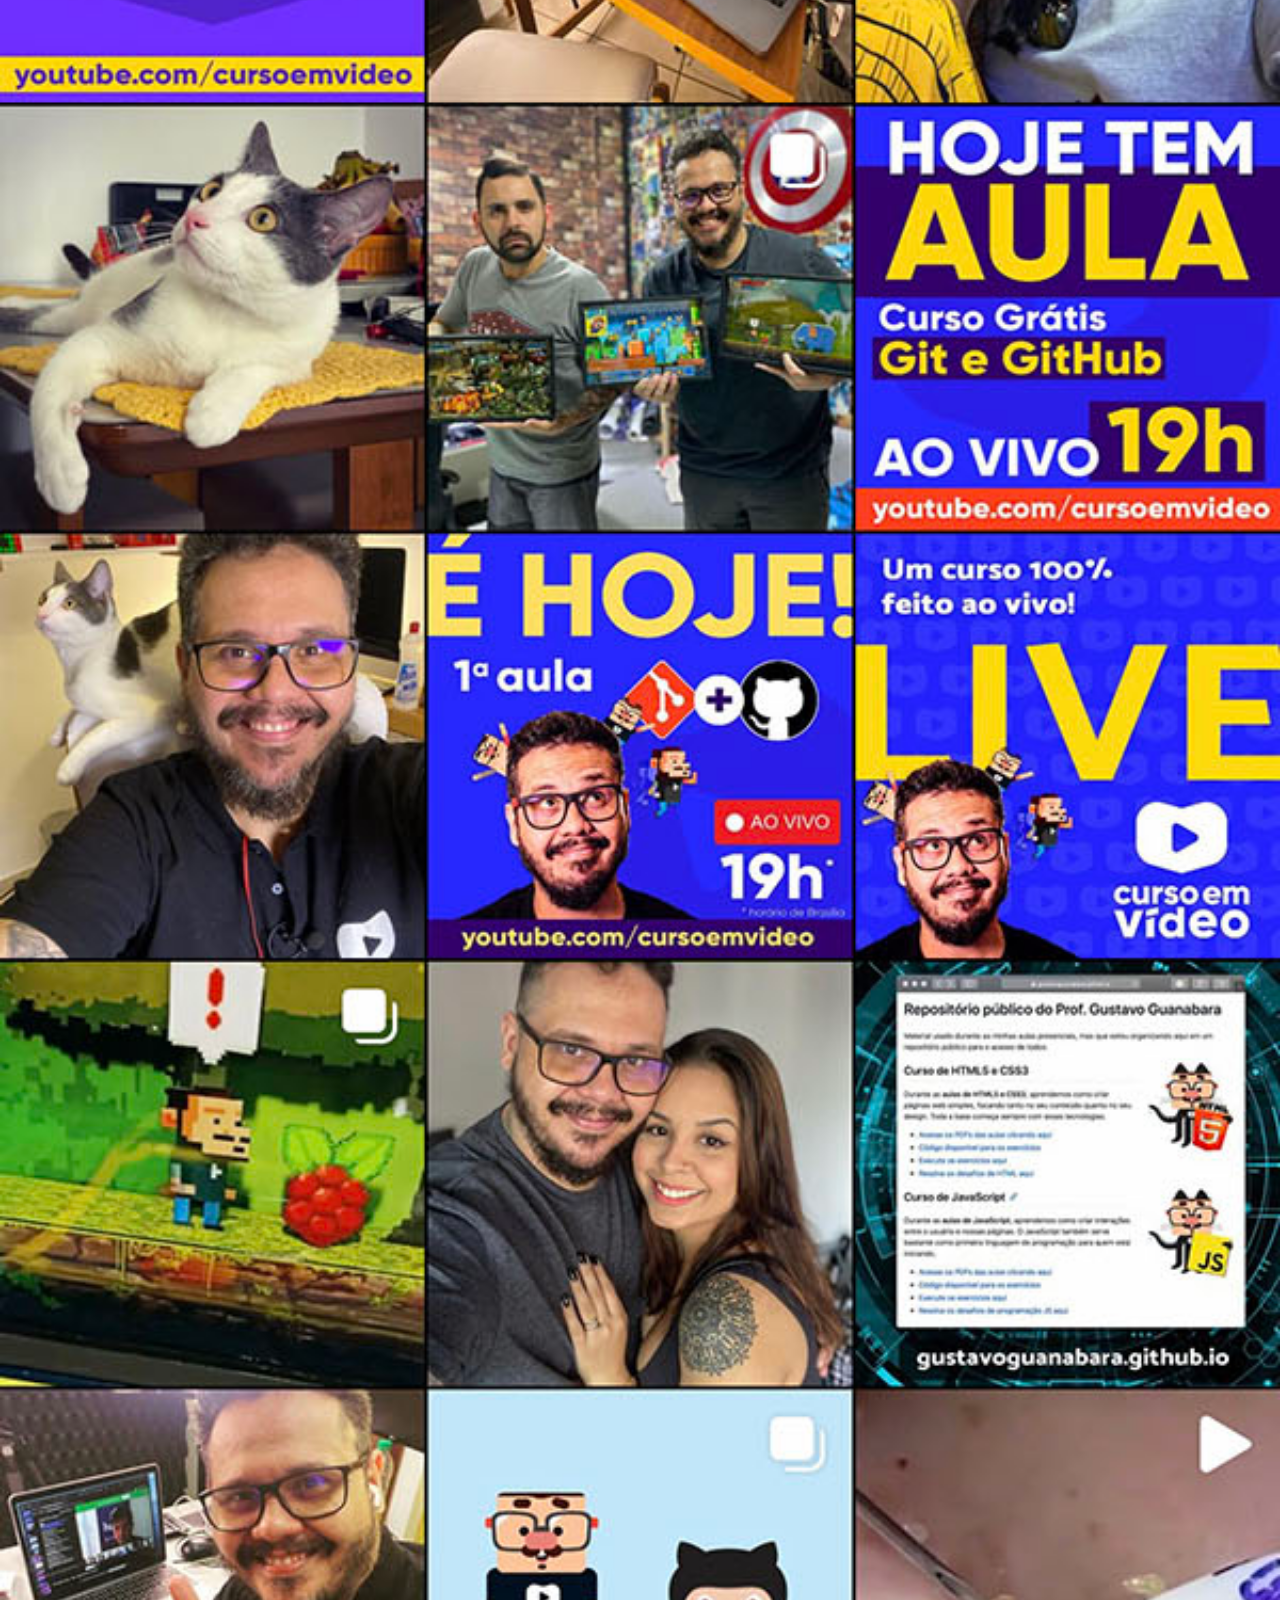
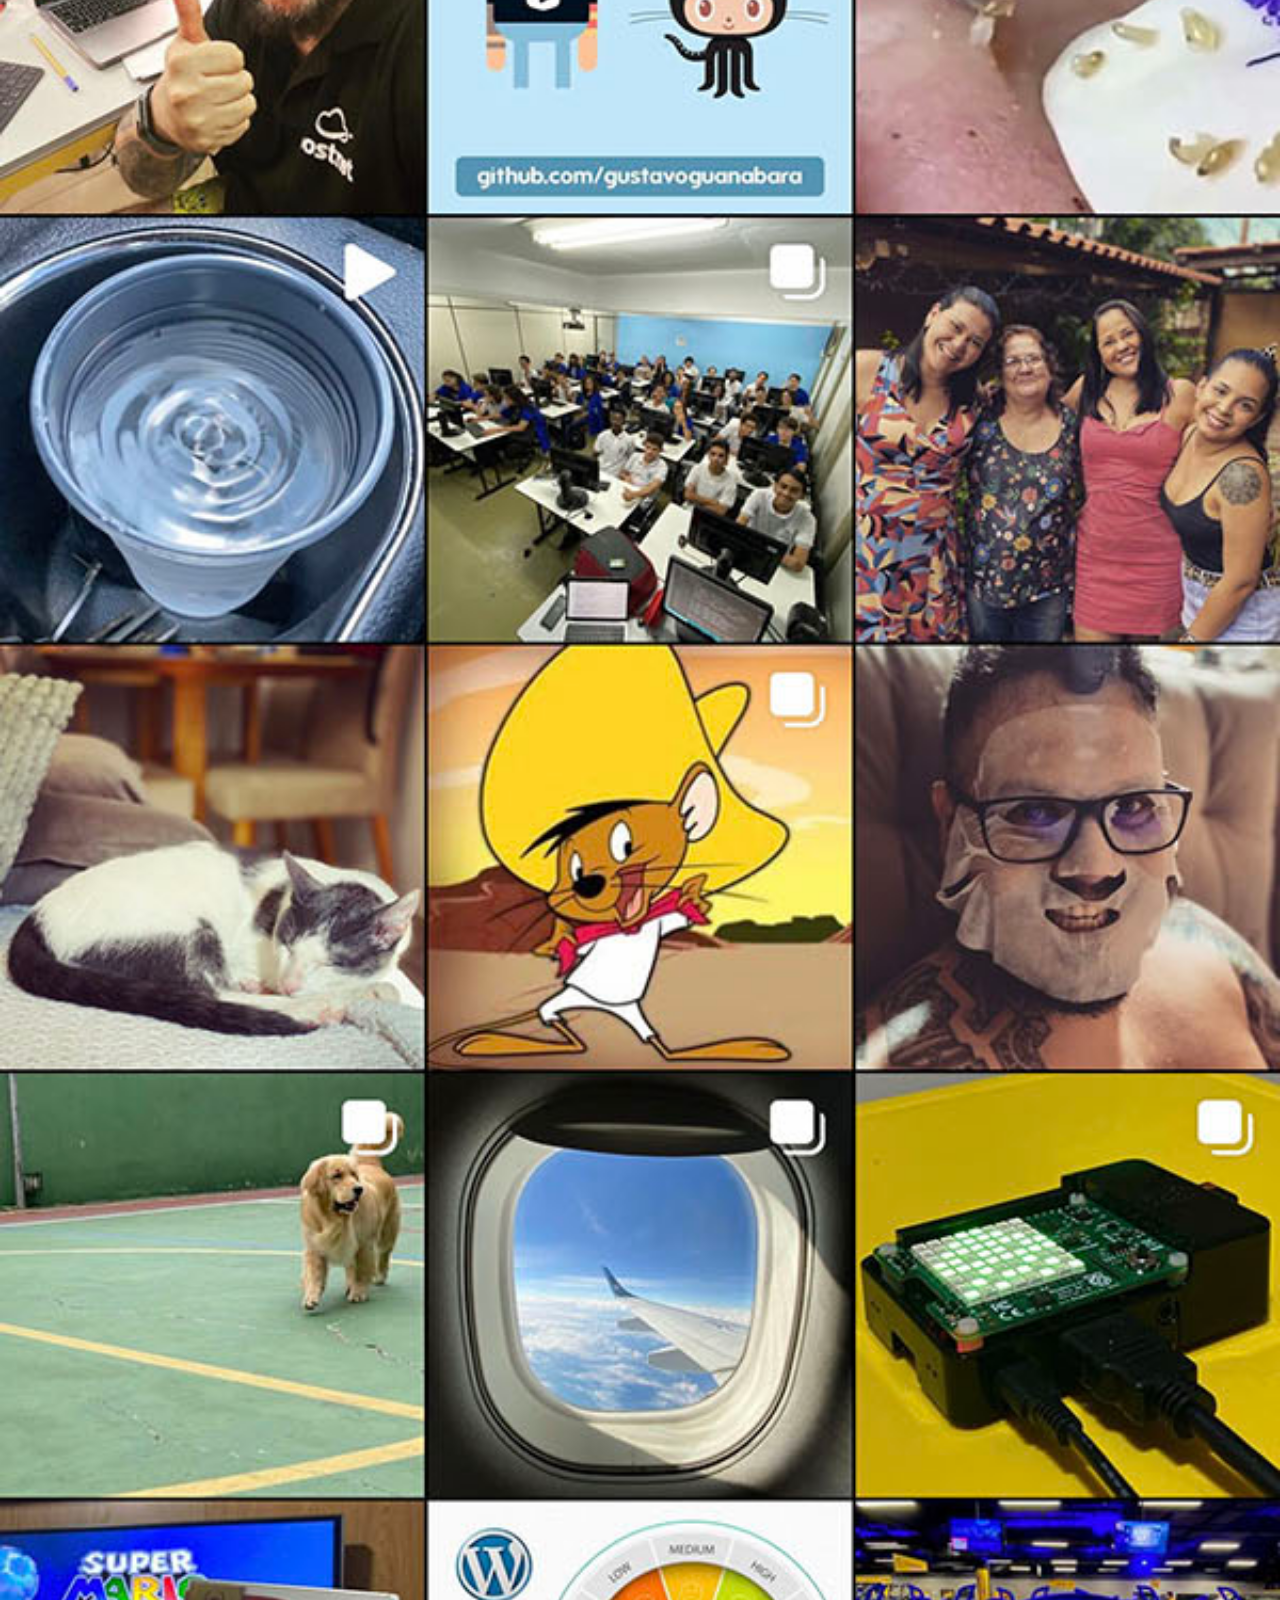
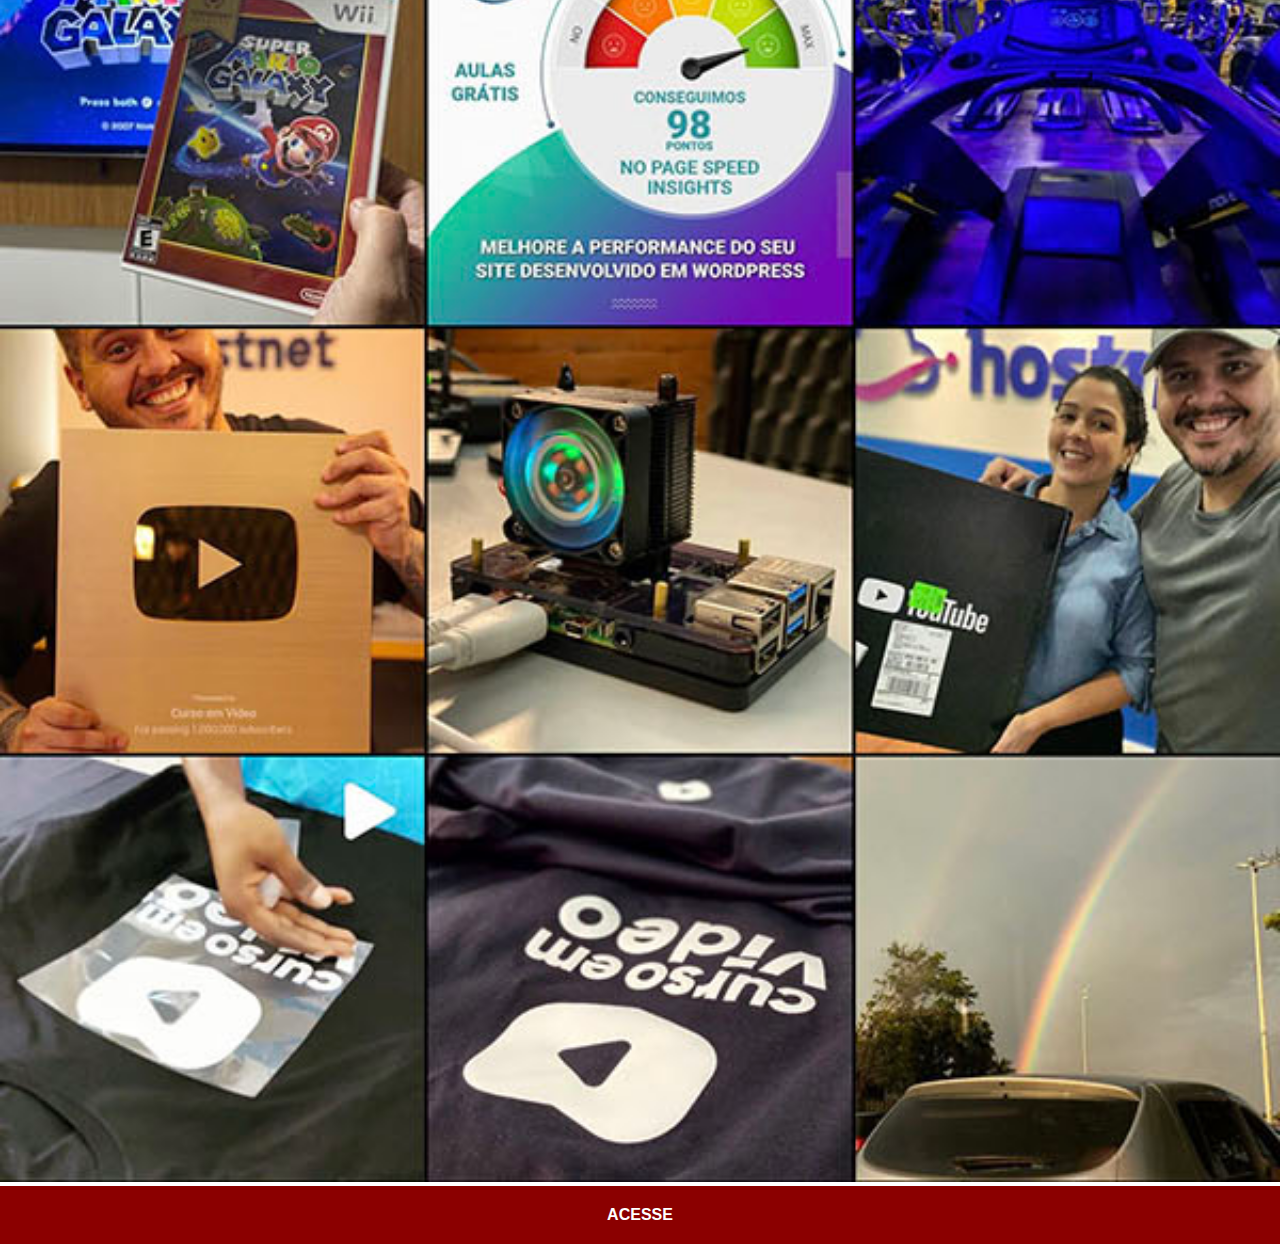
<file: instagram.html>
<!DOCTYPE html>
<html lang="pt-br">
<head>
    <meta charset="UTF-8">
    <meta name="viewport" content="width=device-width, initial-scale=1.0">
    <title>Instagram</title>
    <link rel="stylesheet" href="estilos/social.css">
</head>
<body>
    <img src="imagens/tela-instagram.jpg" alt="Instagram">
    <a href="https://www.instagram.com/gustavoguanabara" target="_blank">ACESSE</a>
</body>
</html>
</file>
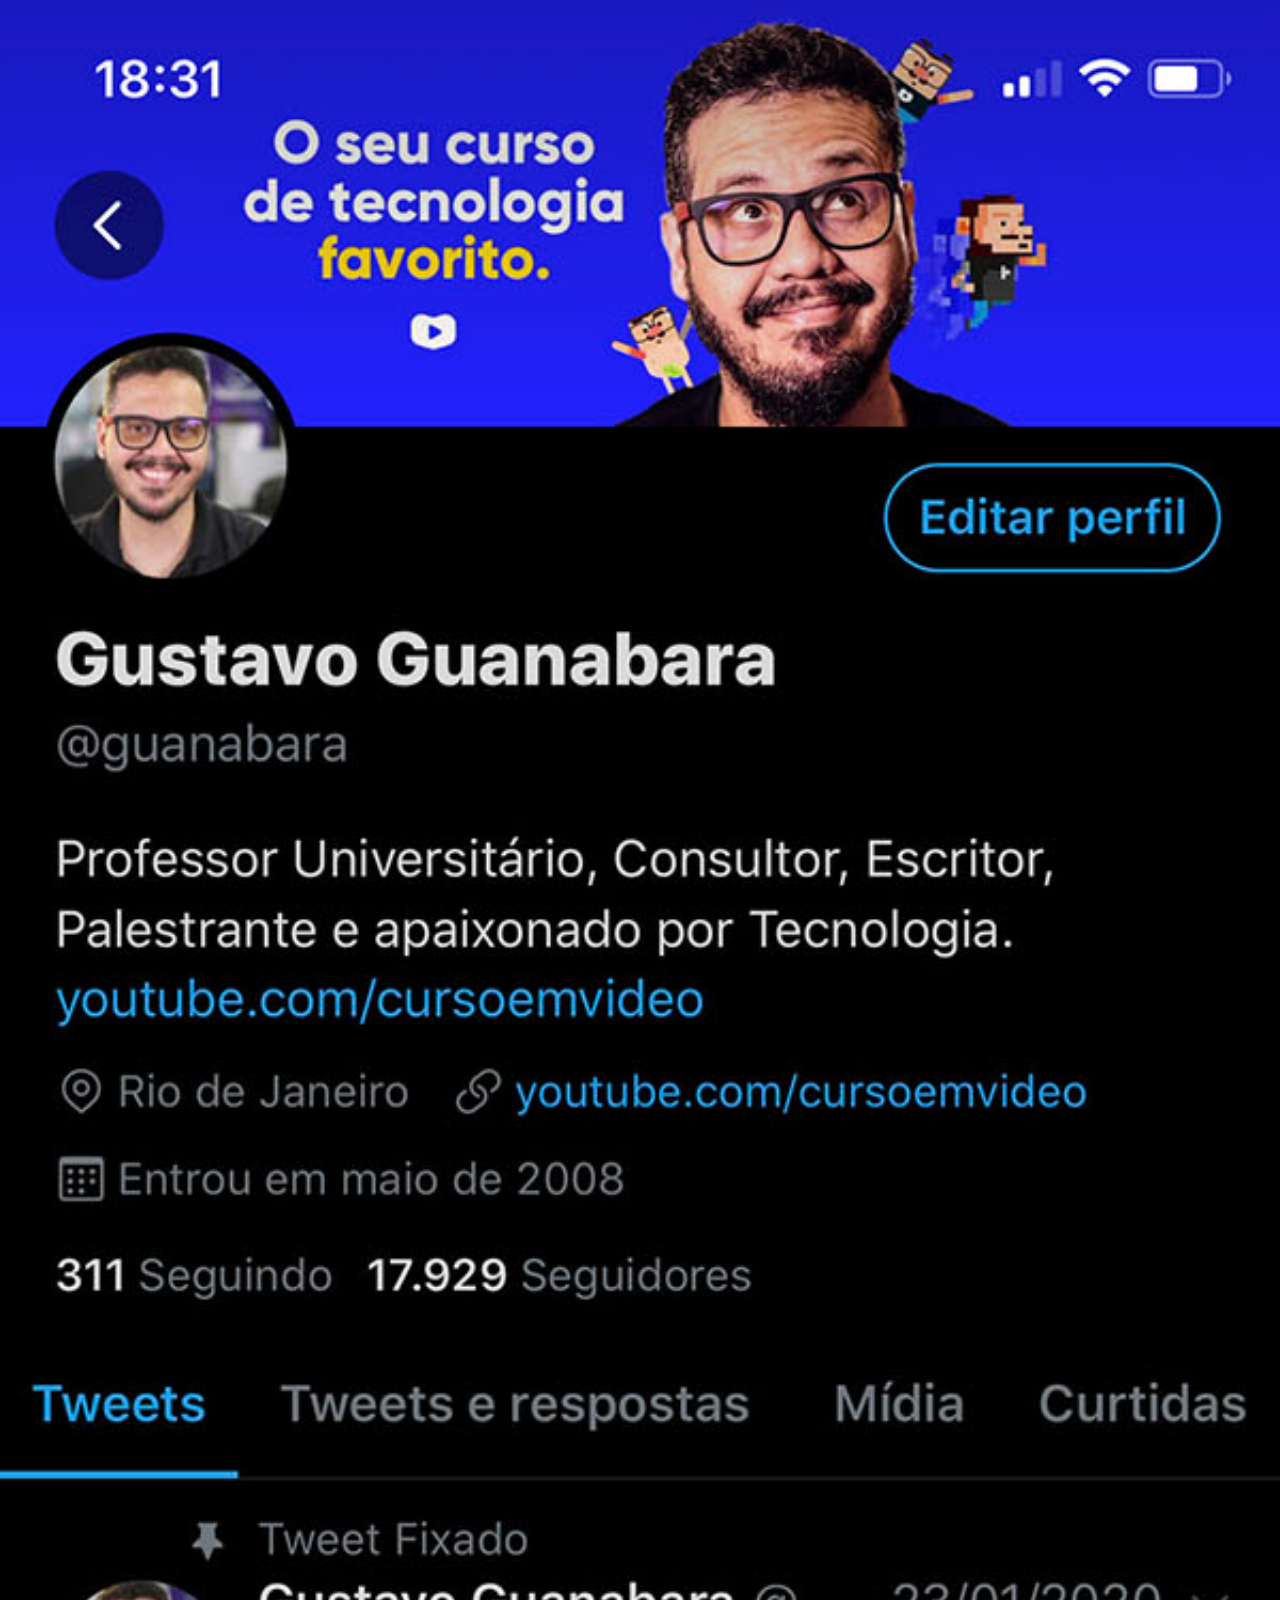
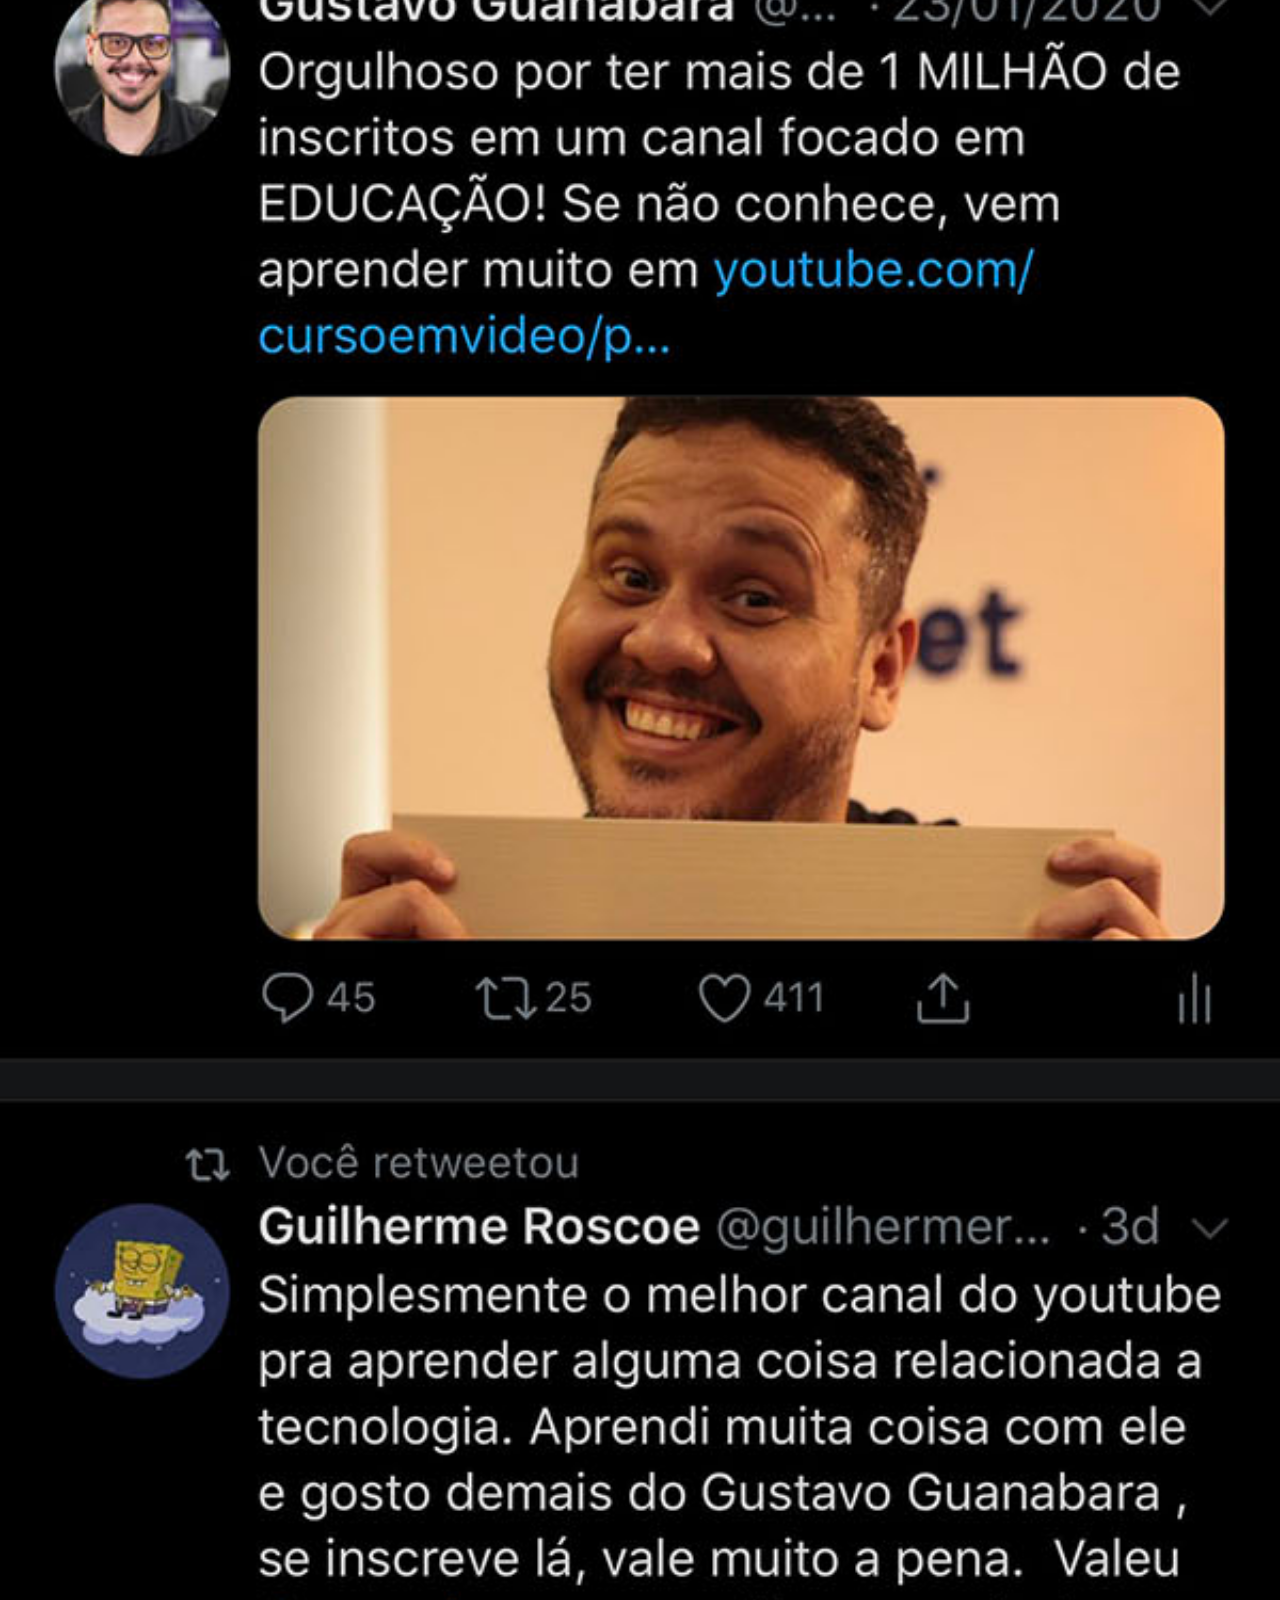
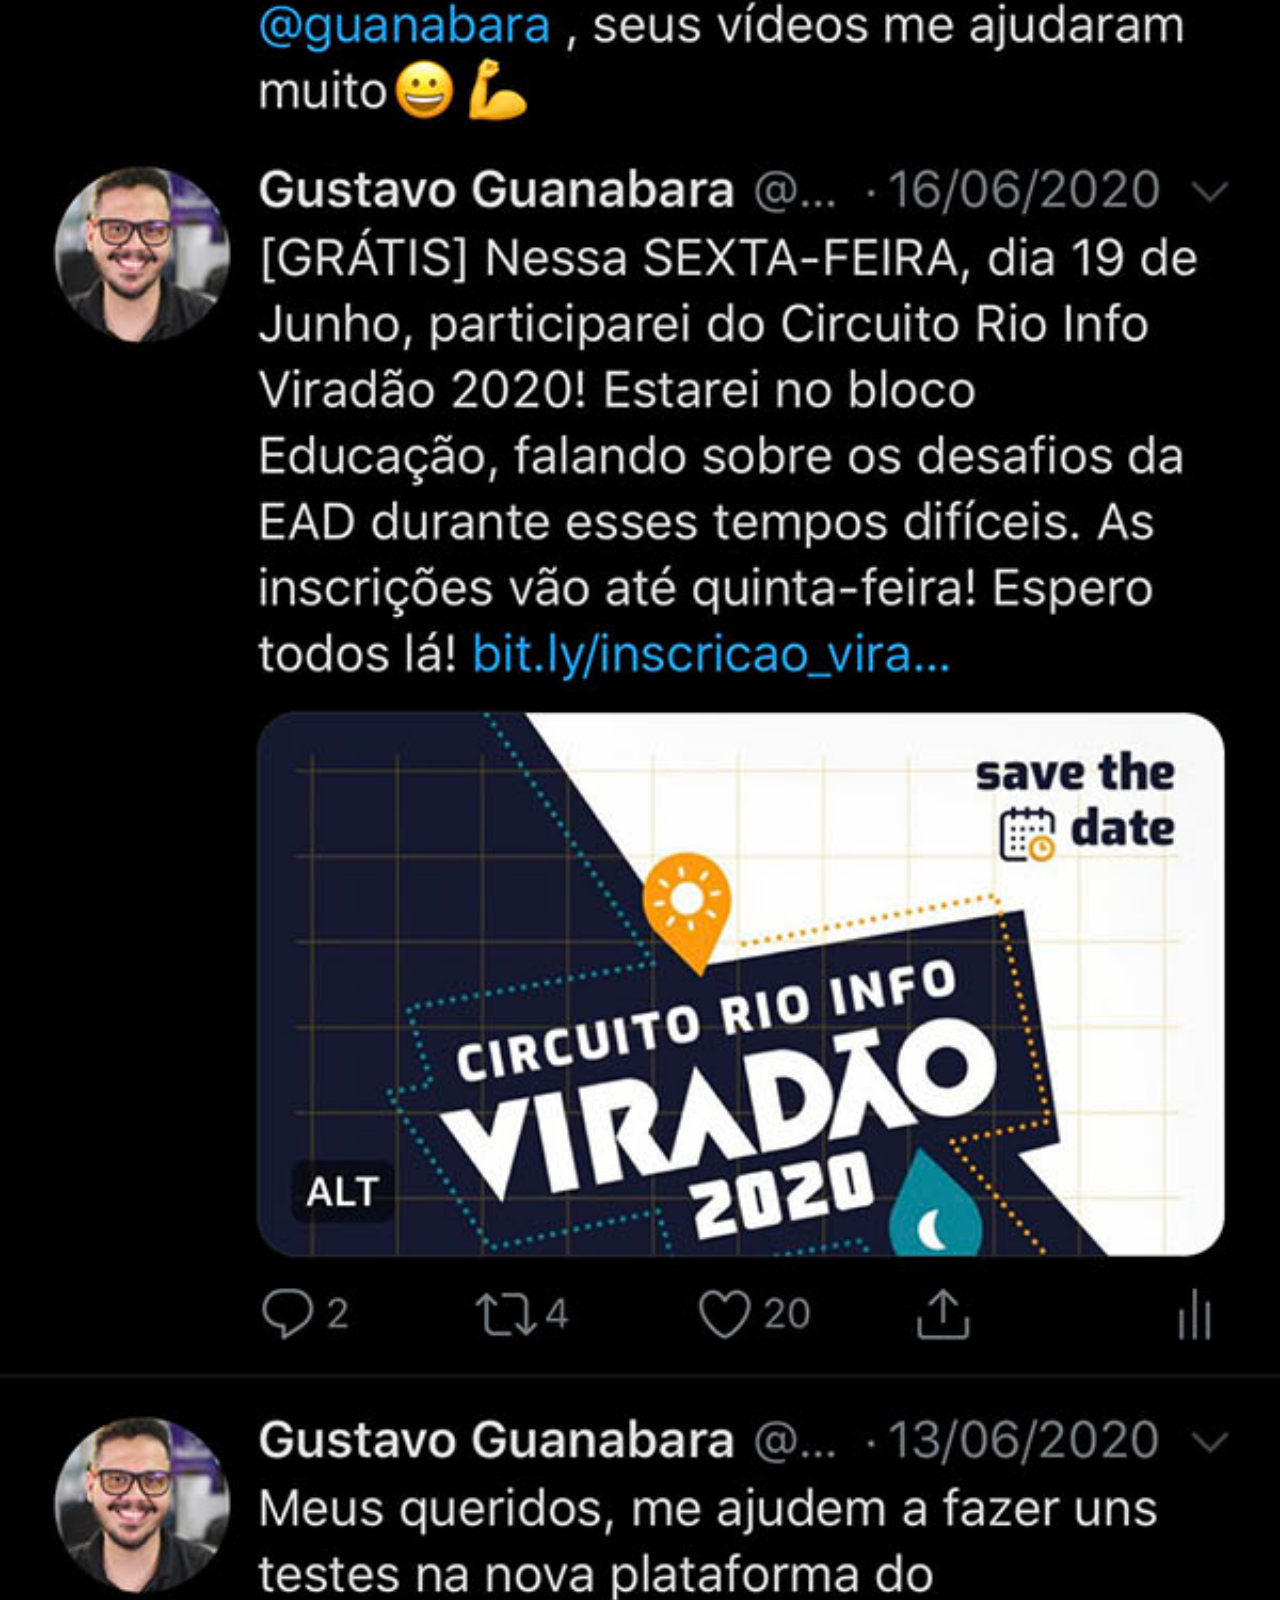
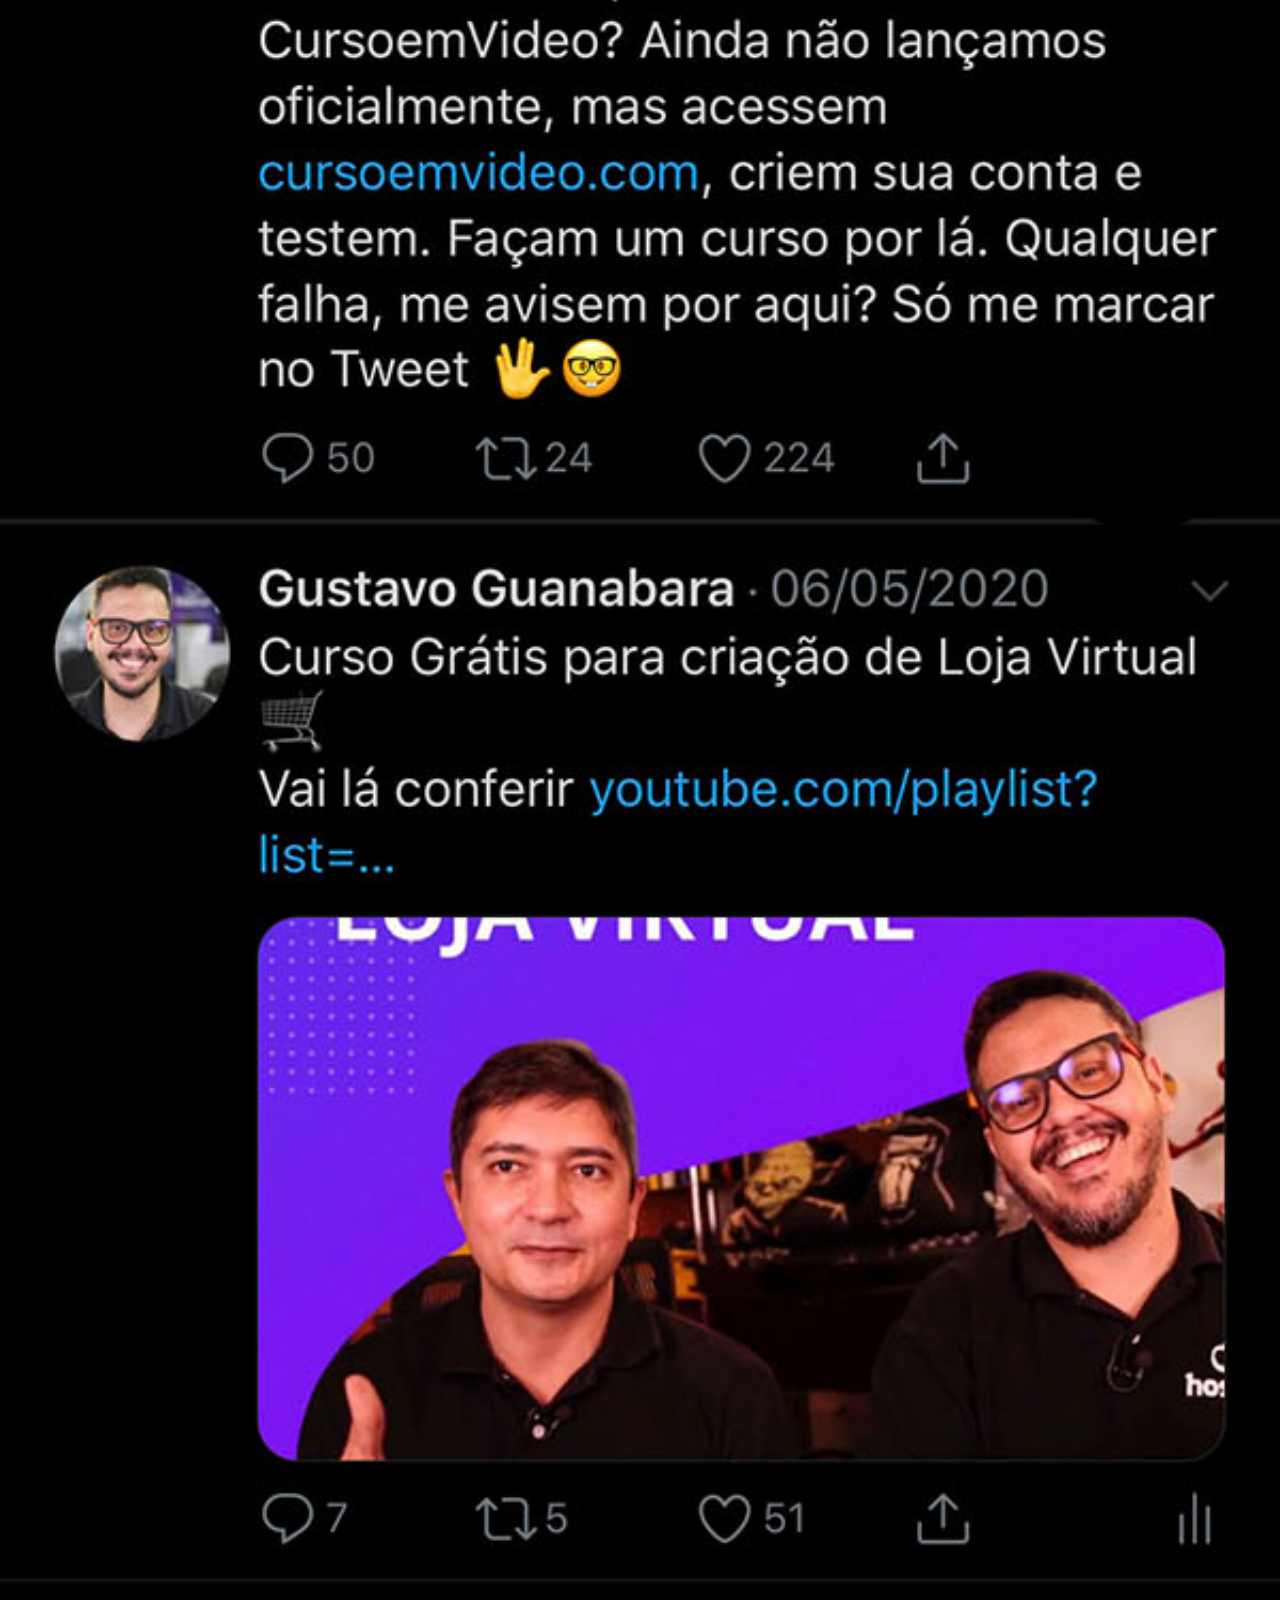
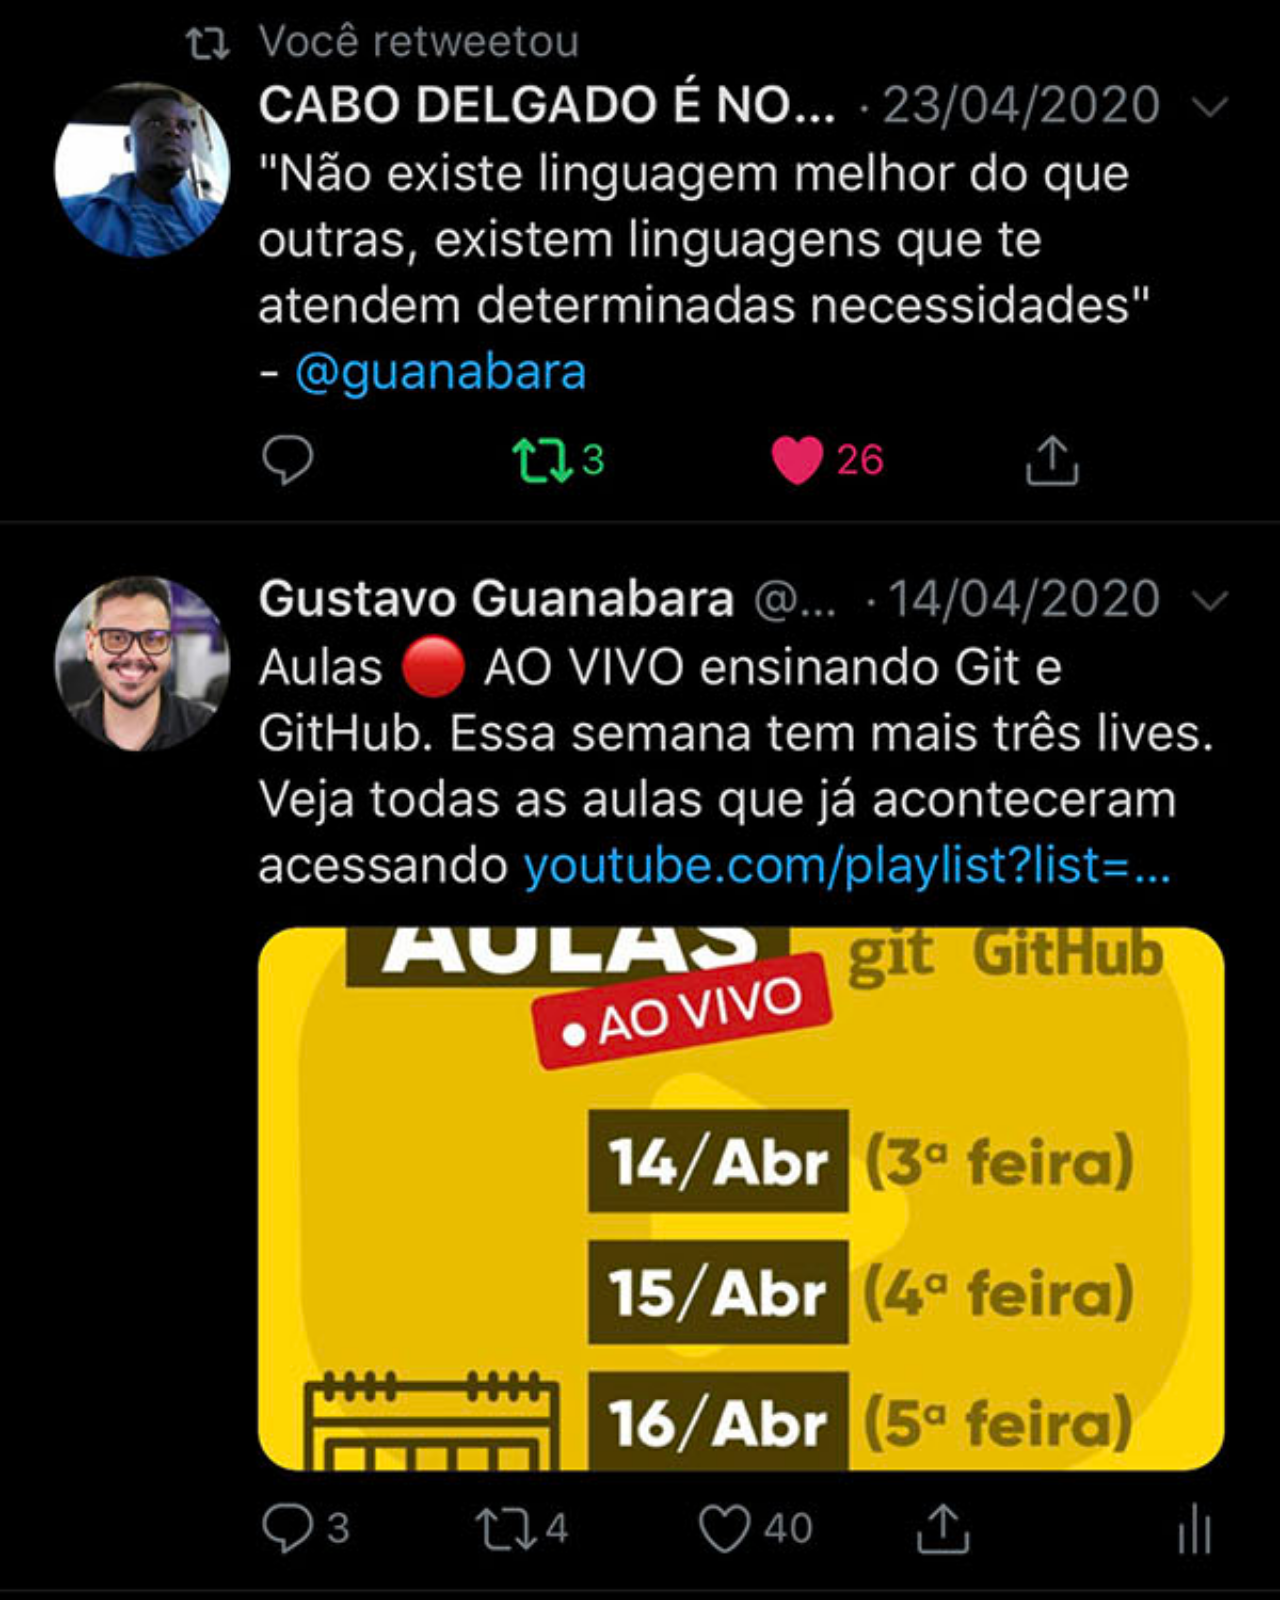
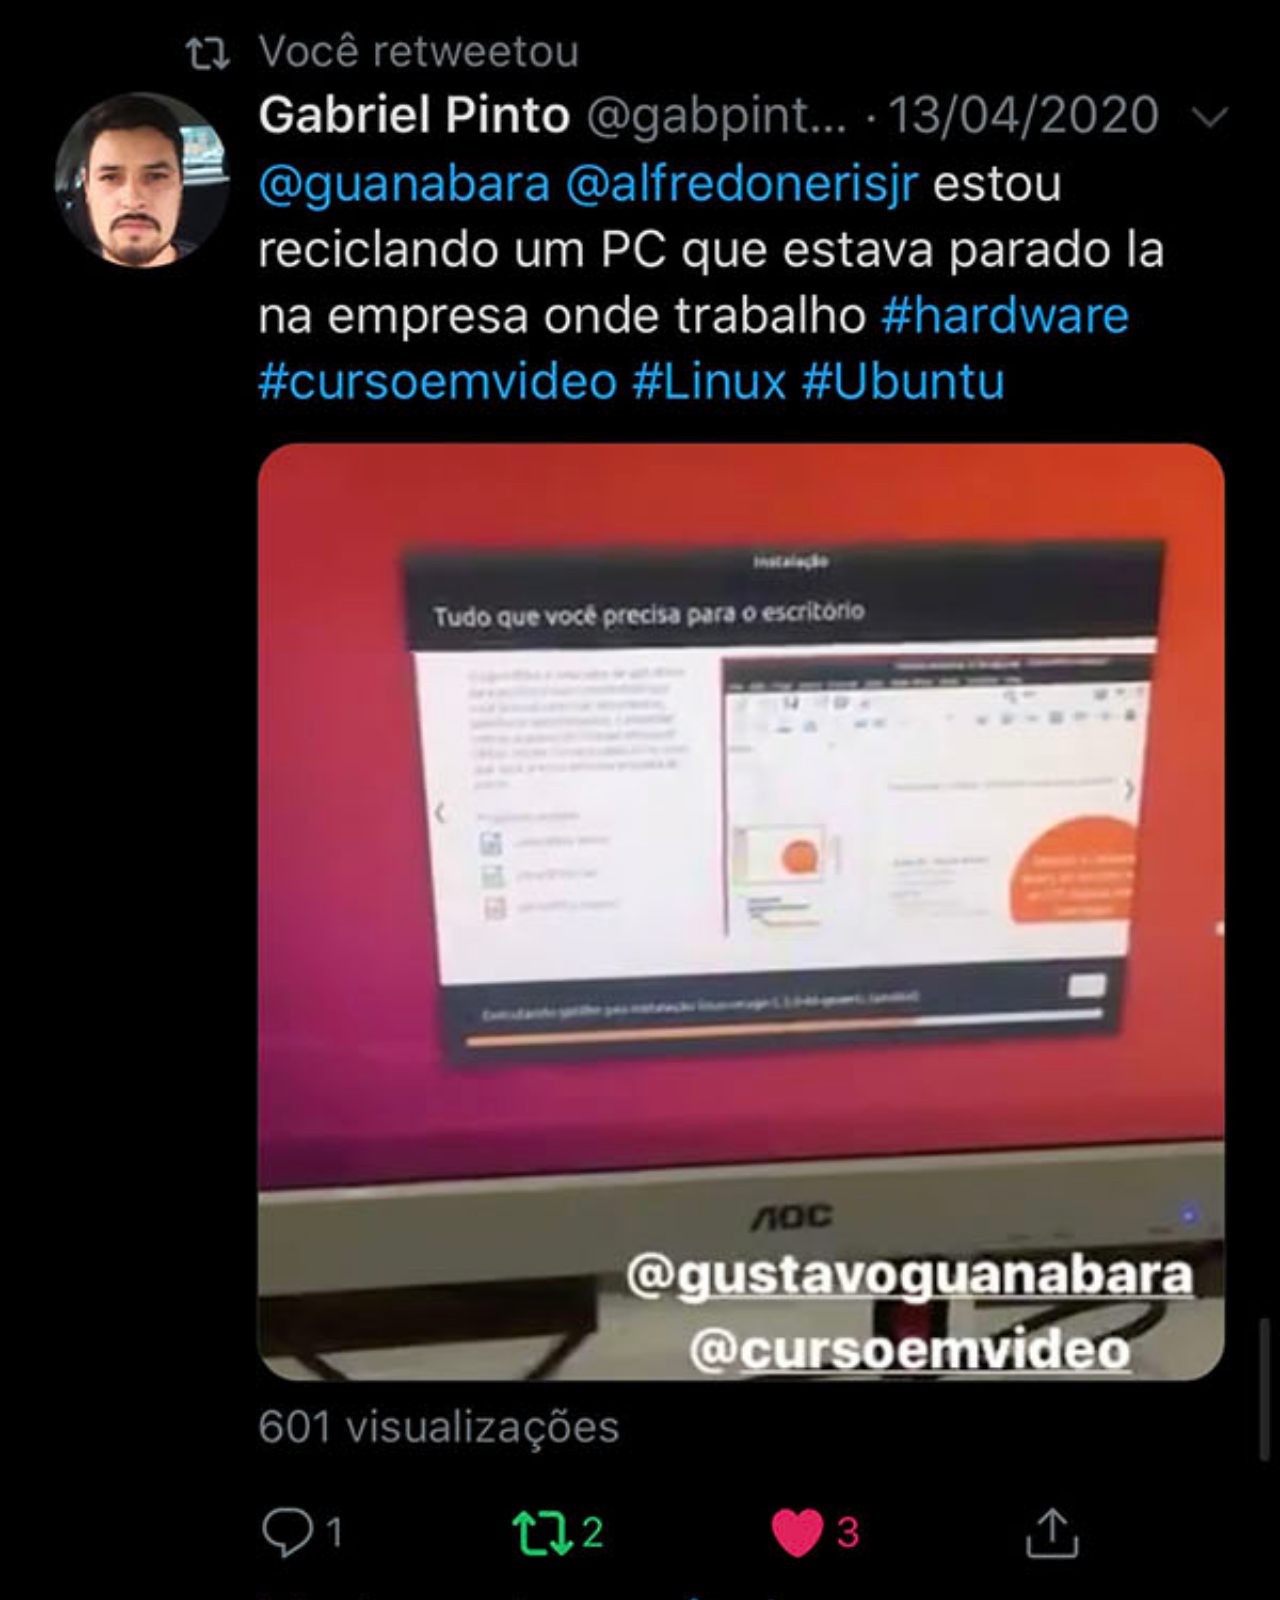
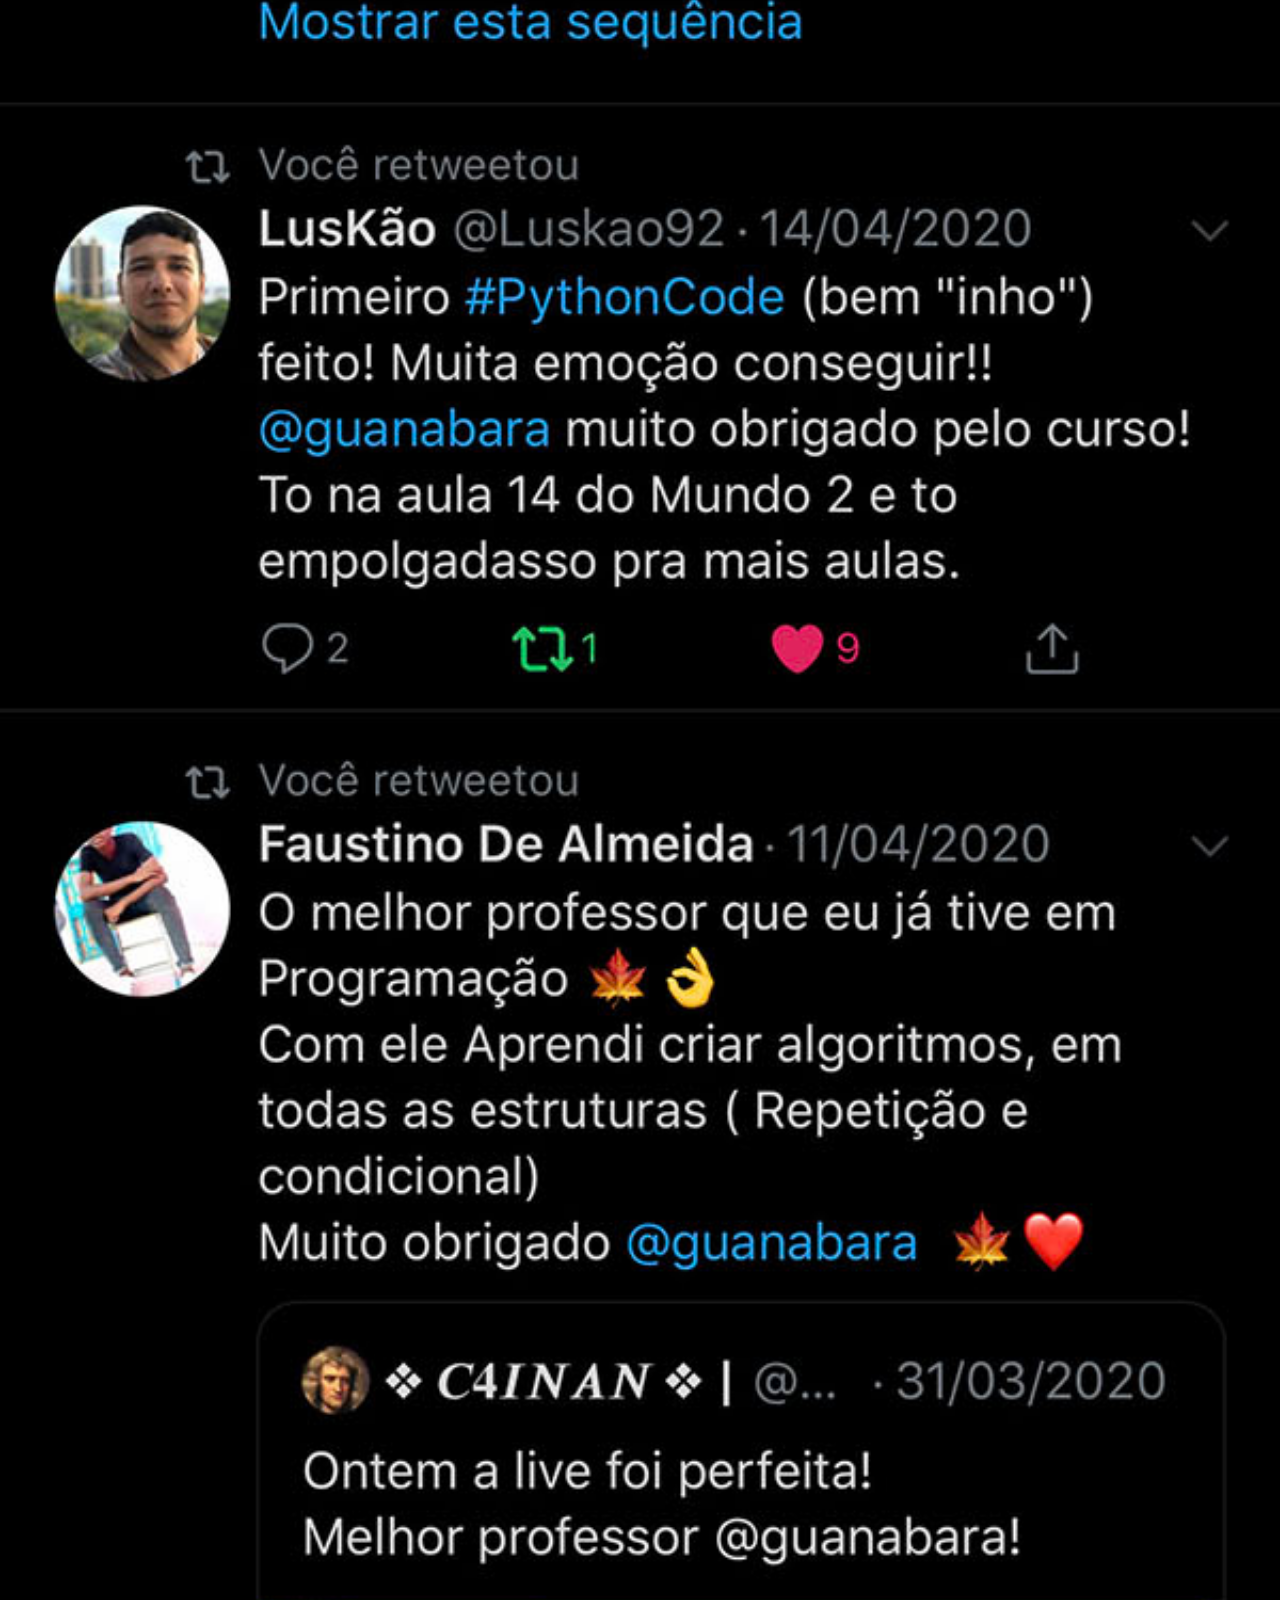
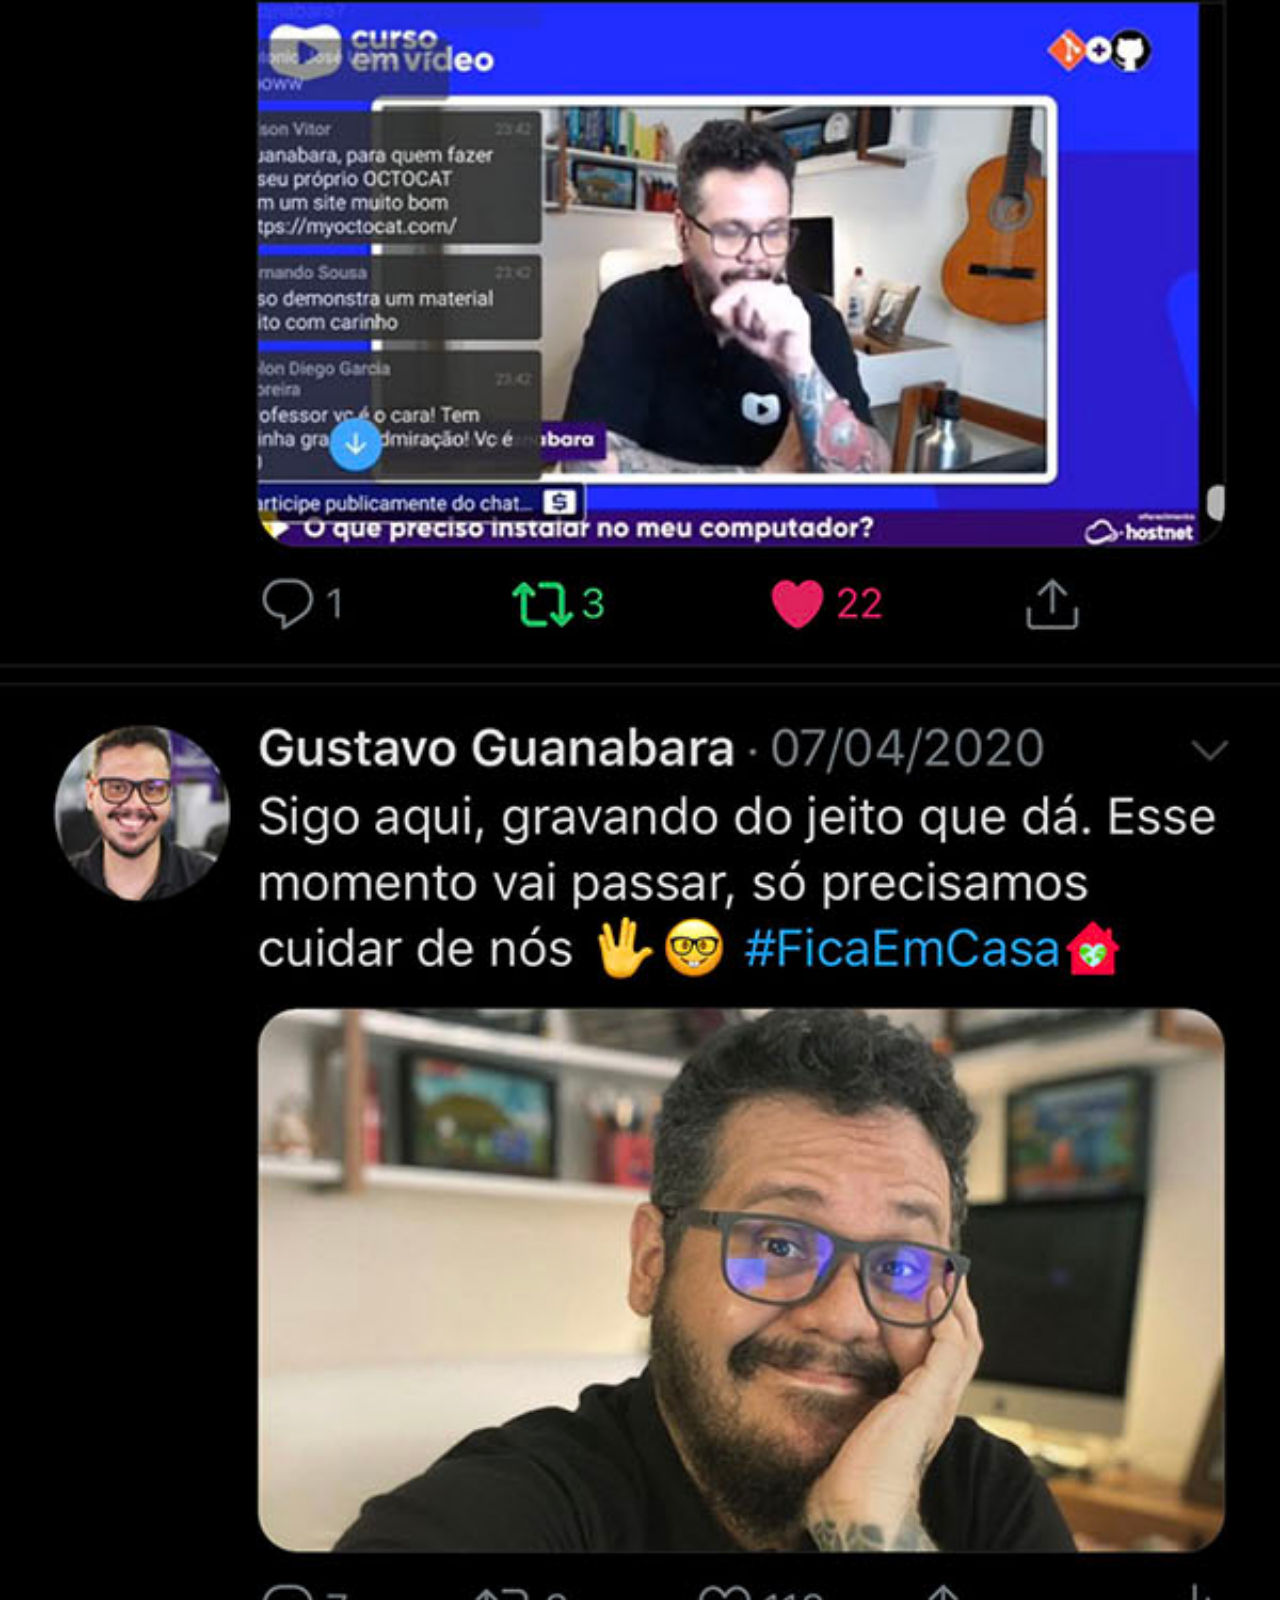
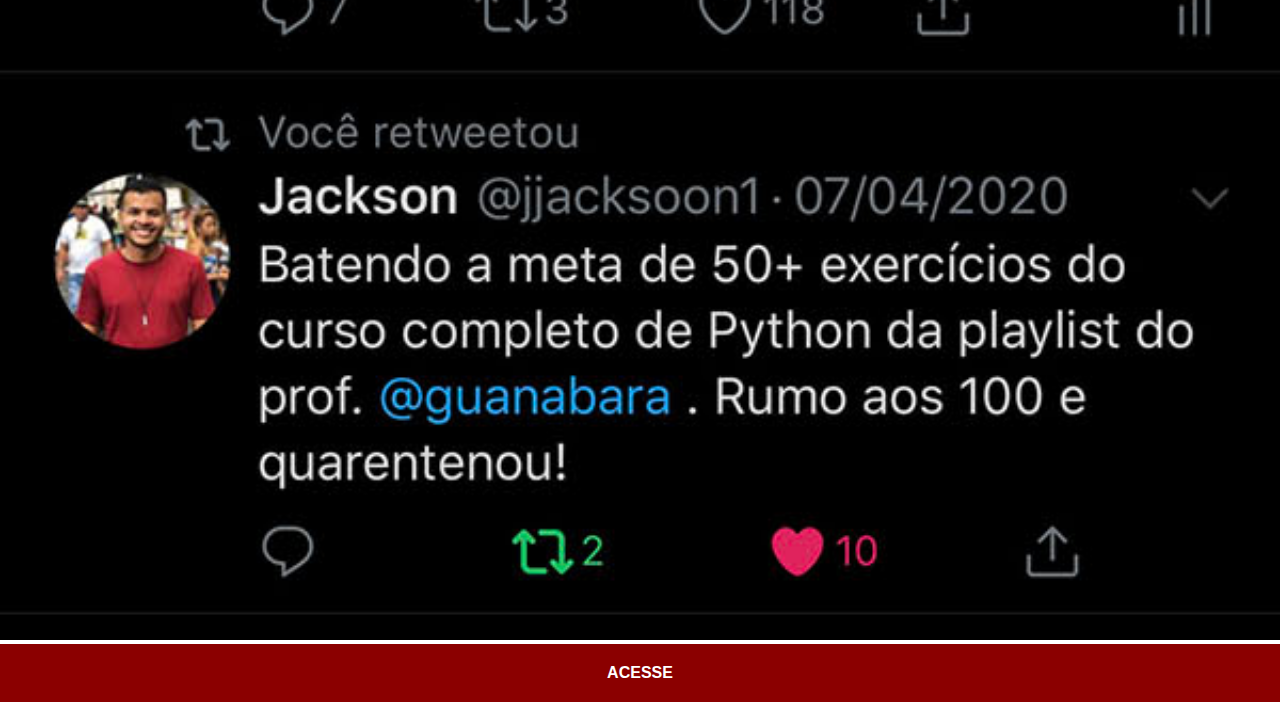
<file: twitter.html>
<!DOCTYPE html>
<html lang="pt-br">
<head>
    <meta charset="UTF-8">
    <meta name="viewport" content="width=device-width, initial-scale=1.0">
    <title>Twitter</title>
    <link rel="stylesheet" href="estilos/social.css">
</head>
<body>
    <img src="imagens/tela-twitter.jpg" alt="twitter">
    <a href="http://www.twitter.com/guanabara" target="_blank">ACESSE</a>  
</body>
</html>
</file>
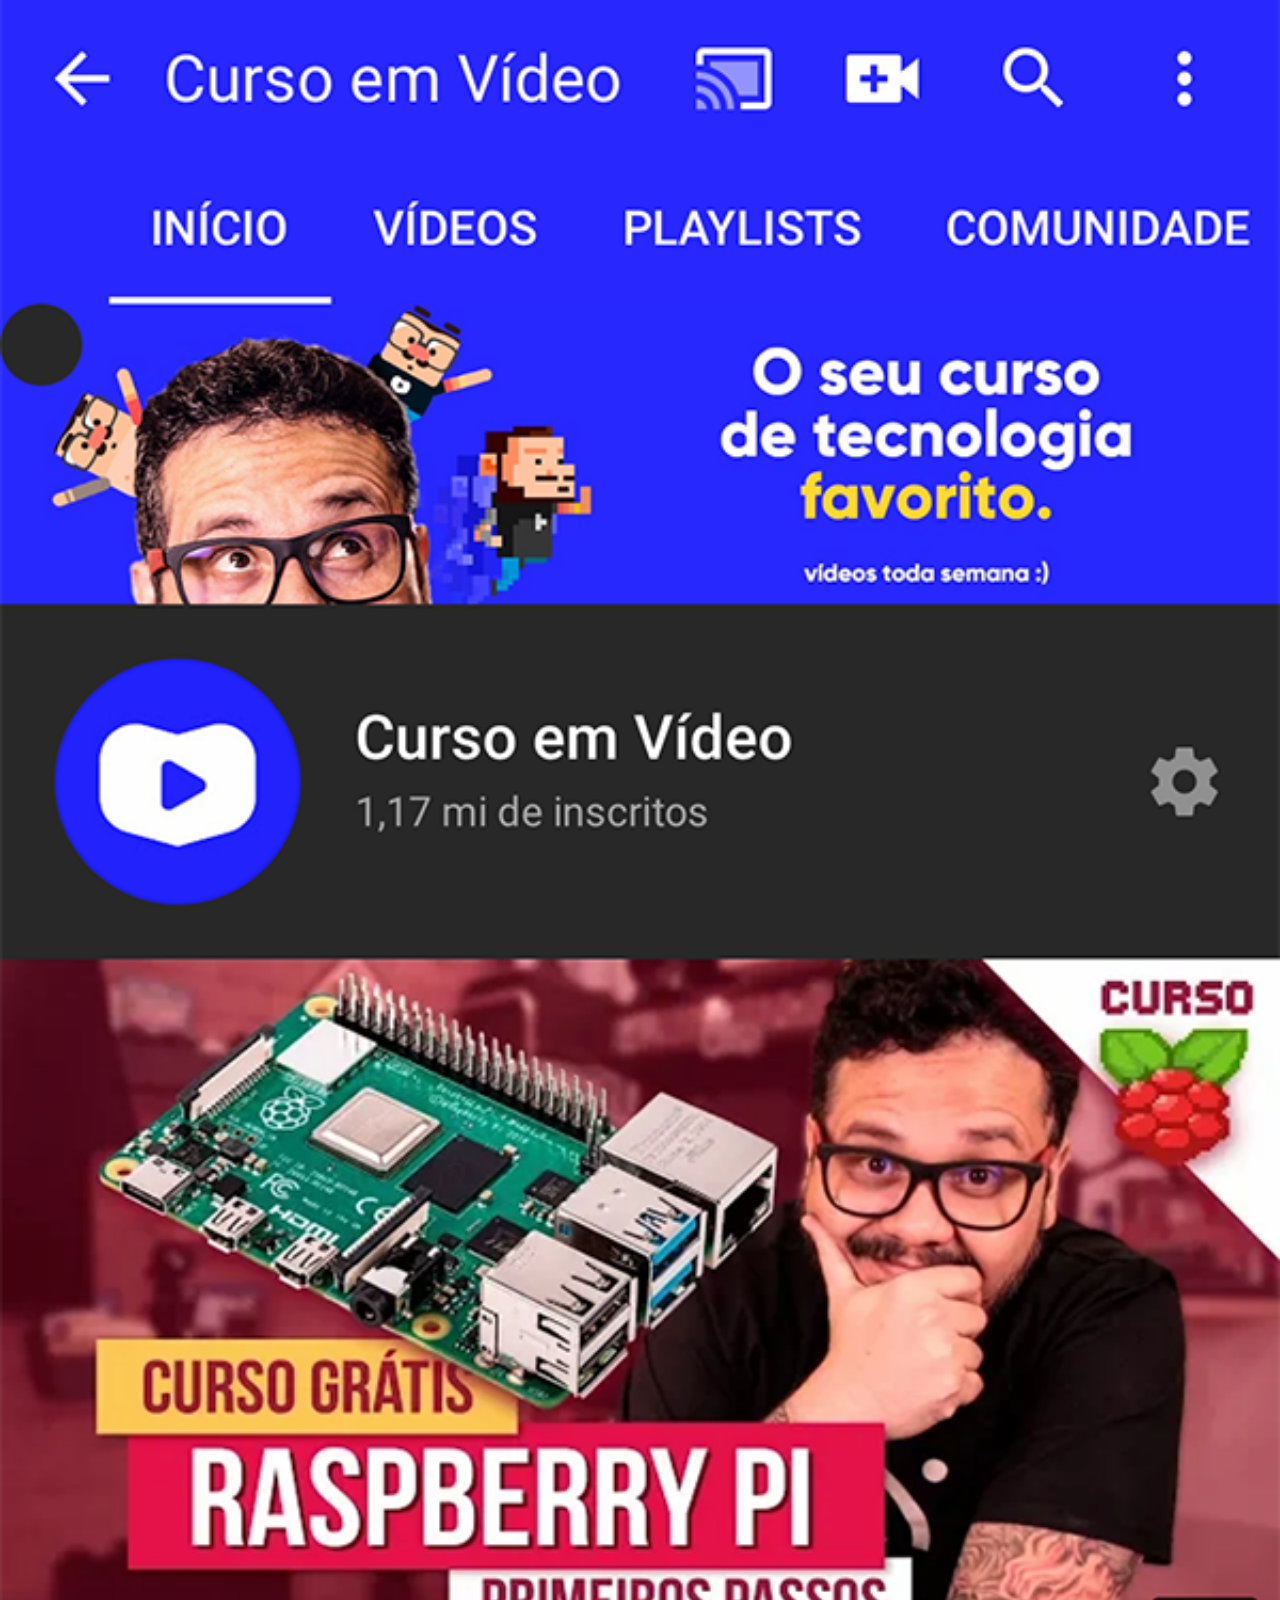
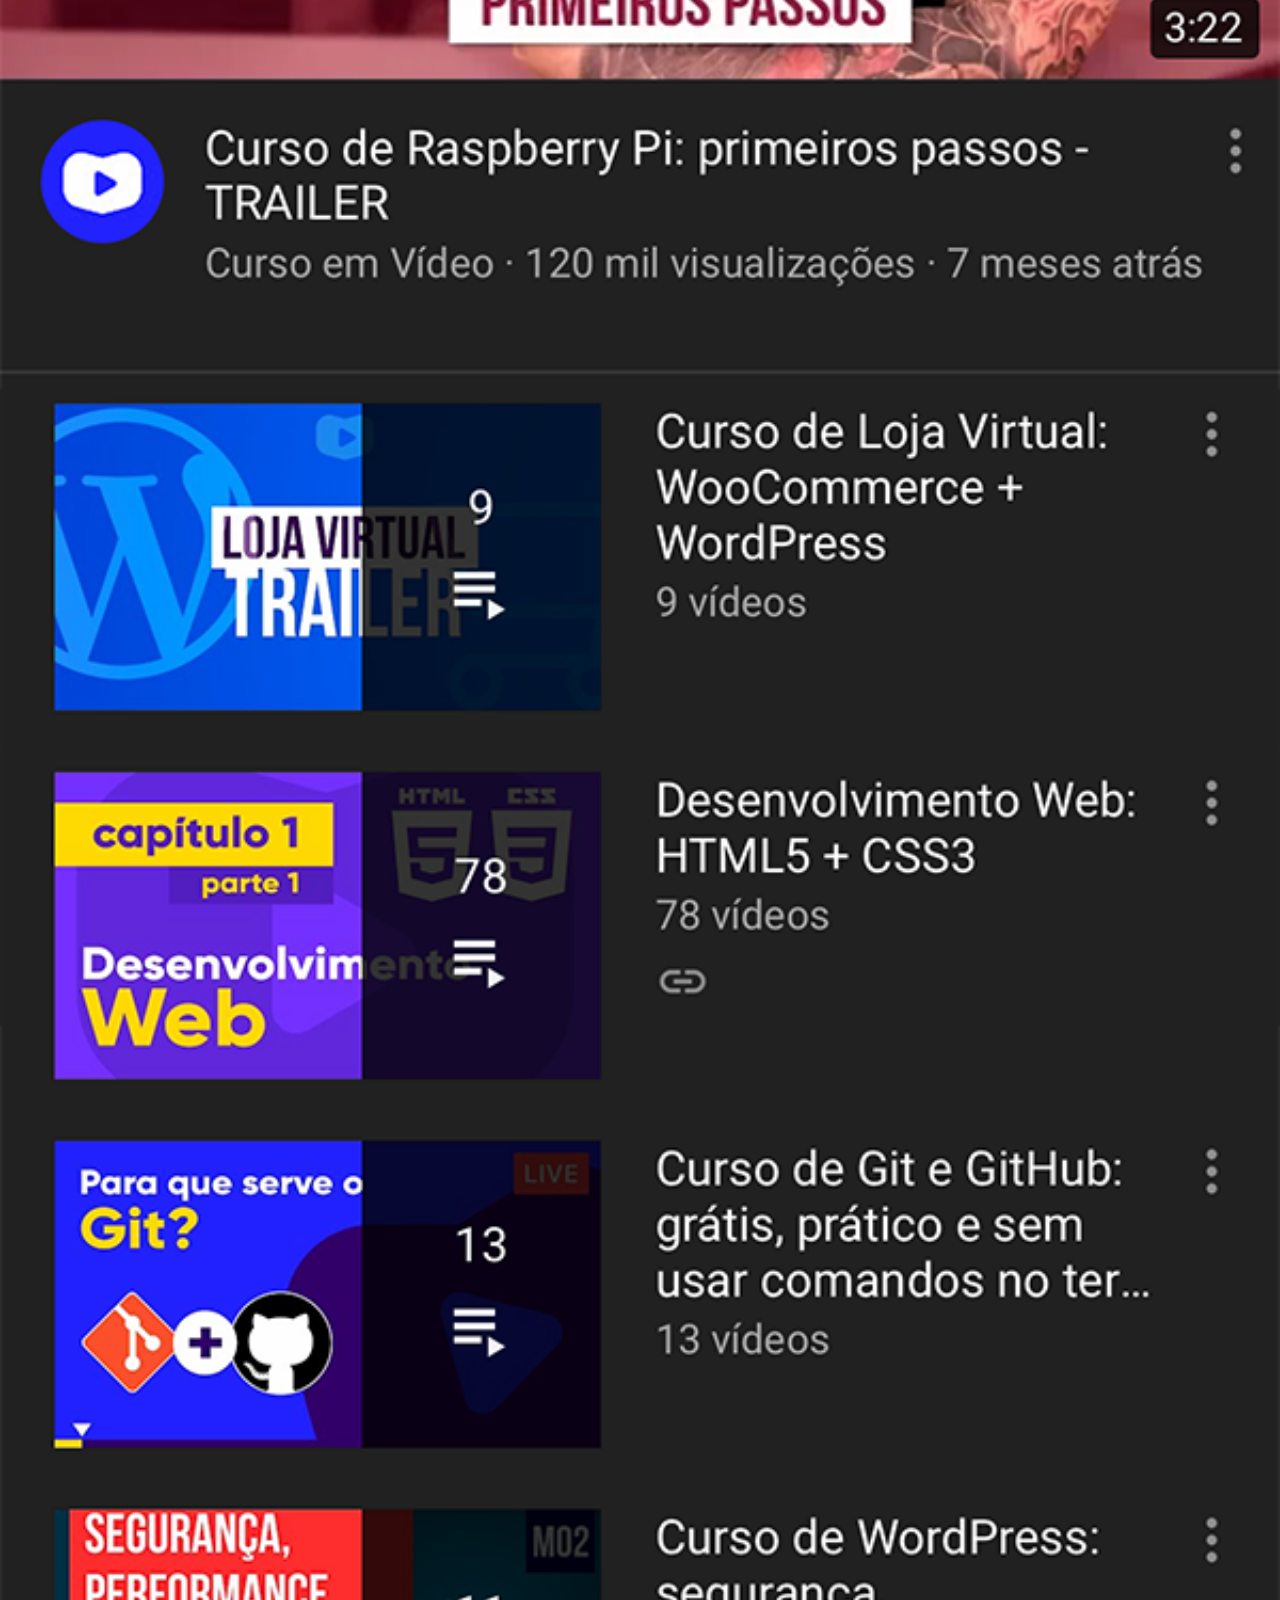
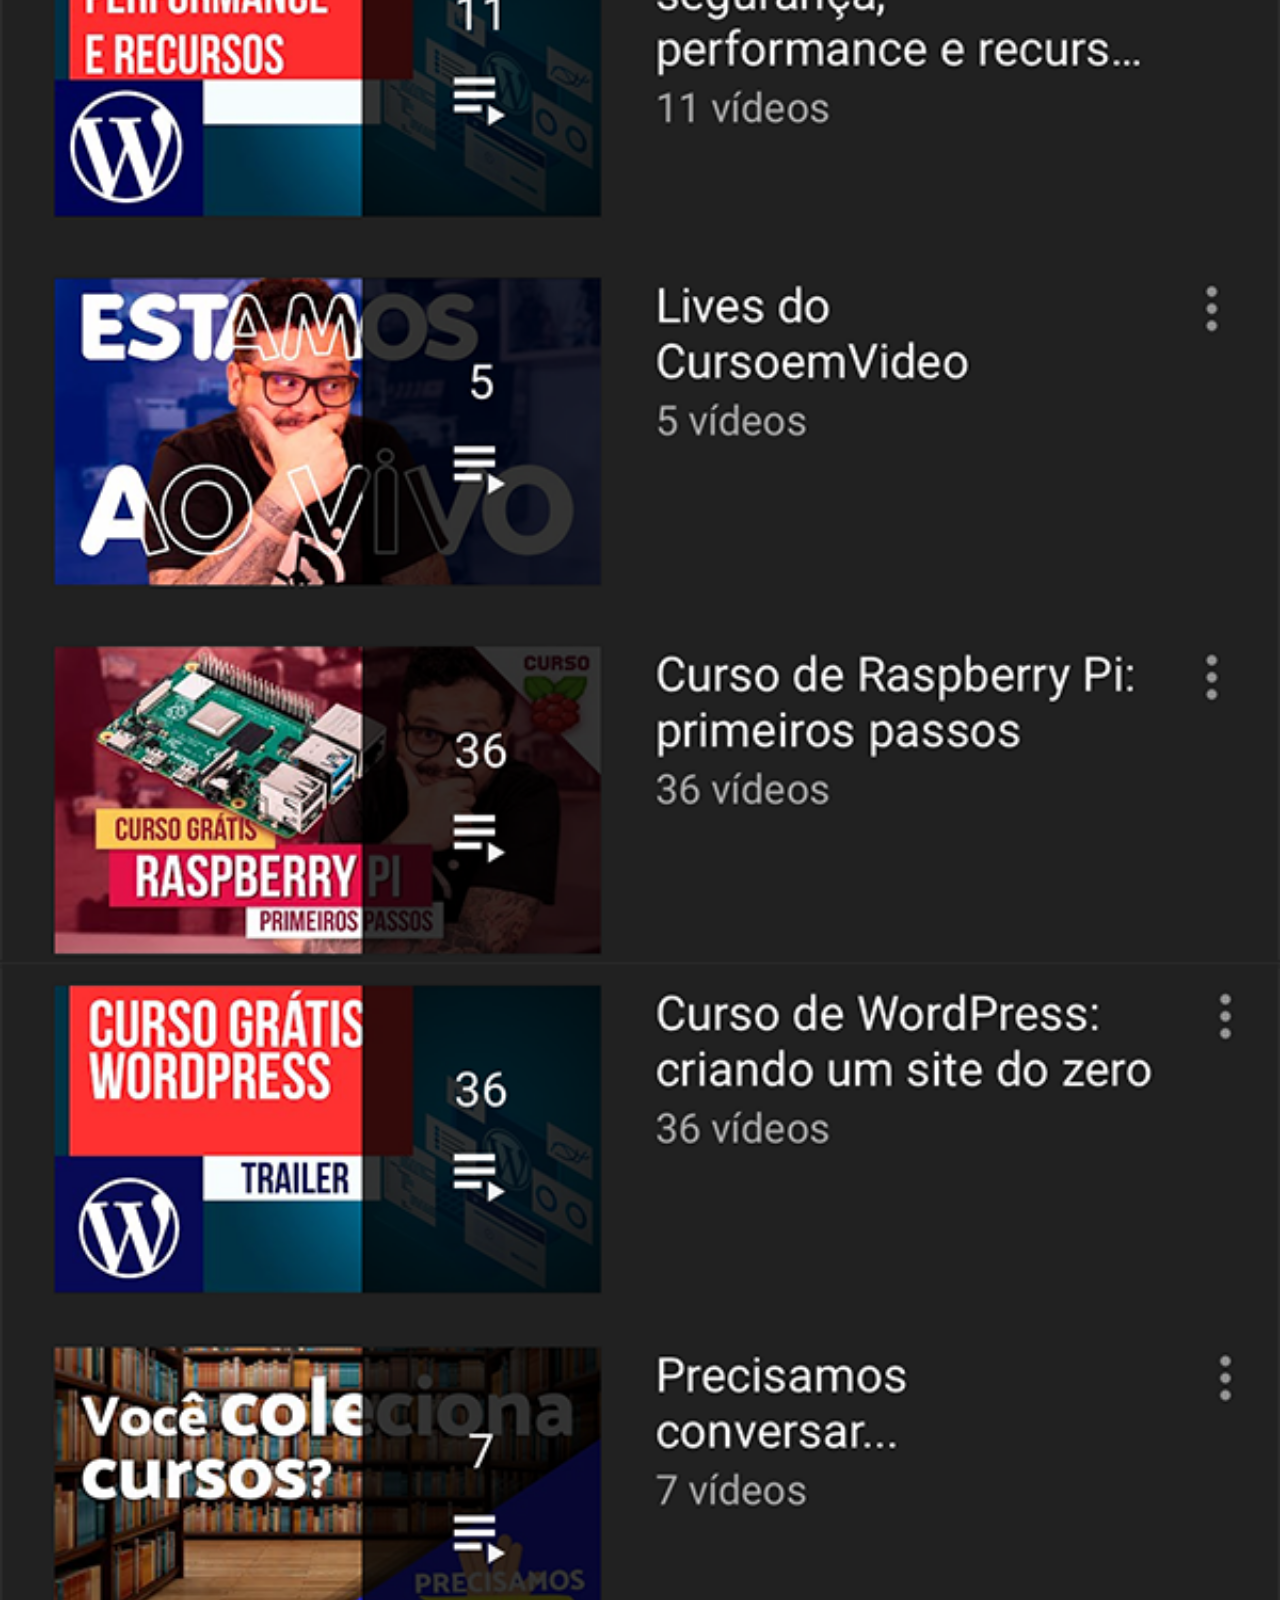
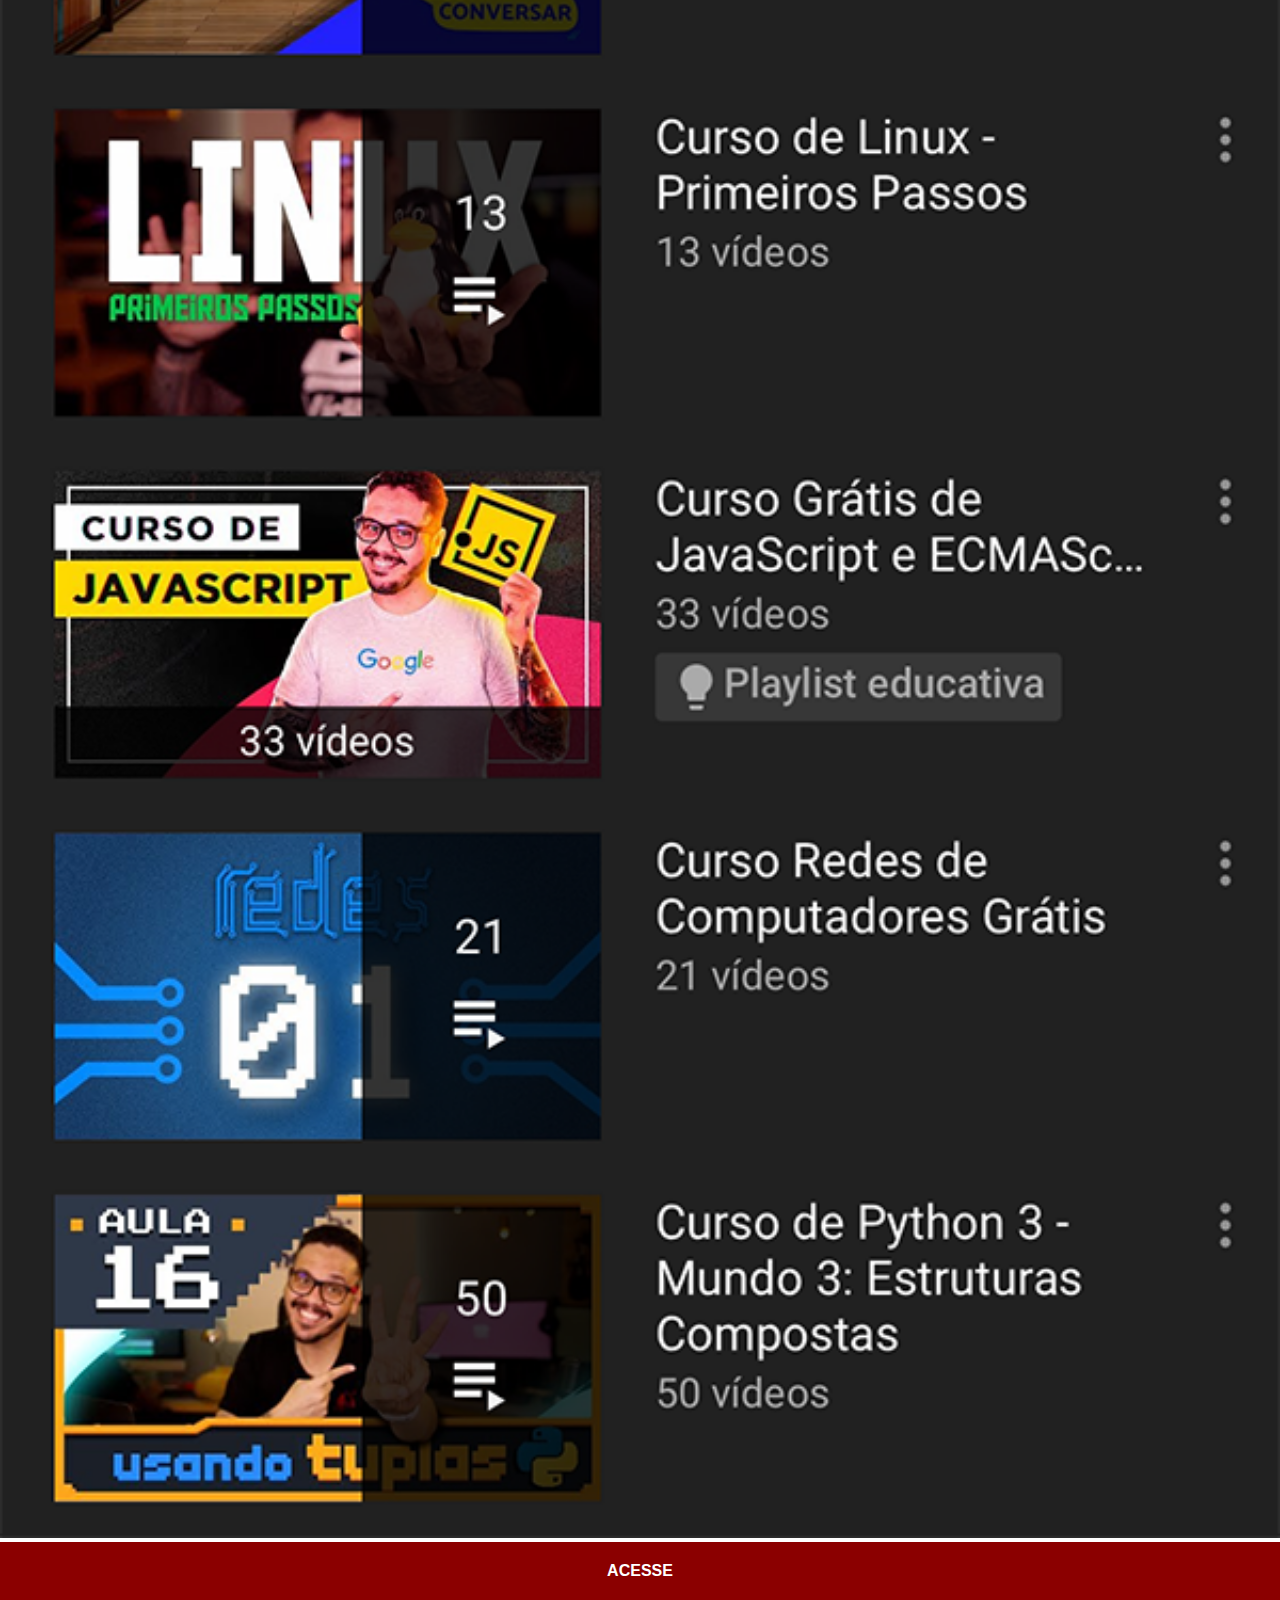
<file: youtube.html>
<!DOCTYPE html>
<html lang="pt-br">
<head>
    <meta charset="UTF-8">
    <meta name="viewport" content="width=device-width, initial-scale=1.0">
    <title>YouTube</title>
    <link rel="stylesheet" href="estilos/social.css">
</head>
<body>
    <img src="imagens/tela-youtube.png" alt="YouTube">
    <a href="https://www.youtube.com/cursoemvideo/playlists" target="_blank">ACESSE</a>    
</body>
</html>
</file>
<file: estilos/style.css>
@charset "UTF-8";

* {
    margin: 0px;
    padding: 0px;
    font-family: Arial, Helvetica, sans-serif;
}

html, body {
    height: 100vh;
    width: 100vw;
    background-color: gray;
}

body {
    background: url('../imagens/fundo-madeira.jpg') no-repeat top center;
    background-size: cover;
    background-attachment: fixed;
}

main {
    height: 100vh;
    position: relative;
    
}

section#telefone {
    height: 627px;
    width: 311px;
    position: absolute;
    top: 50%;
    left: 50%;
    transform: translate(-50%, -50%);
    background: url('../imagens/frame-iphone.png') no-repeat;
}

iframe#tela {
    position: relative;
    top: 80px;
    left: 22px;
    width: 269px;
    height: 471px;
}

section#redes-sociais {
    text-align: right;
}

section#redes-sociais img{
    width: 50px;
    margin: 10px;
    border-radius: 50%;
    box-shadow: 2px 2px 5px rgba(0, 0, 0, 0.400);
    box-sizing: border-box;
}

section#redes-sociais img:hover {
    border: 2px solid rgba(255, 255, 255, 0.630) ;
    transform: translate(-3px, -3px);
    box-shadow: 5px 5px 10px rgba(0, 0, 0, 0.630);
    transition: transform .5s, border 1s;
}
</file>
<file: estilos/social.css>
@charset "UFT-8";

* {
    margin: 0px;
    padding: 0px;
    font-family: Arial, Helvetica, sans-serif;
}

::-webkit-scrollbar {
    width: 0px;
    height: 0px;
}

img {
    width: 100vw;
}

a {
    display: block;
    background-color: darkred;
    color: white;
    padding: 20px;
    text-align: center;
    font-weight: bolder;
    text-decoration: none;
}

a:hover {
    background-color: red;
}
</file>
